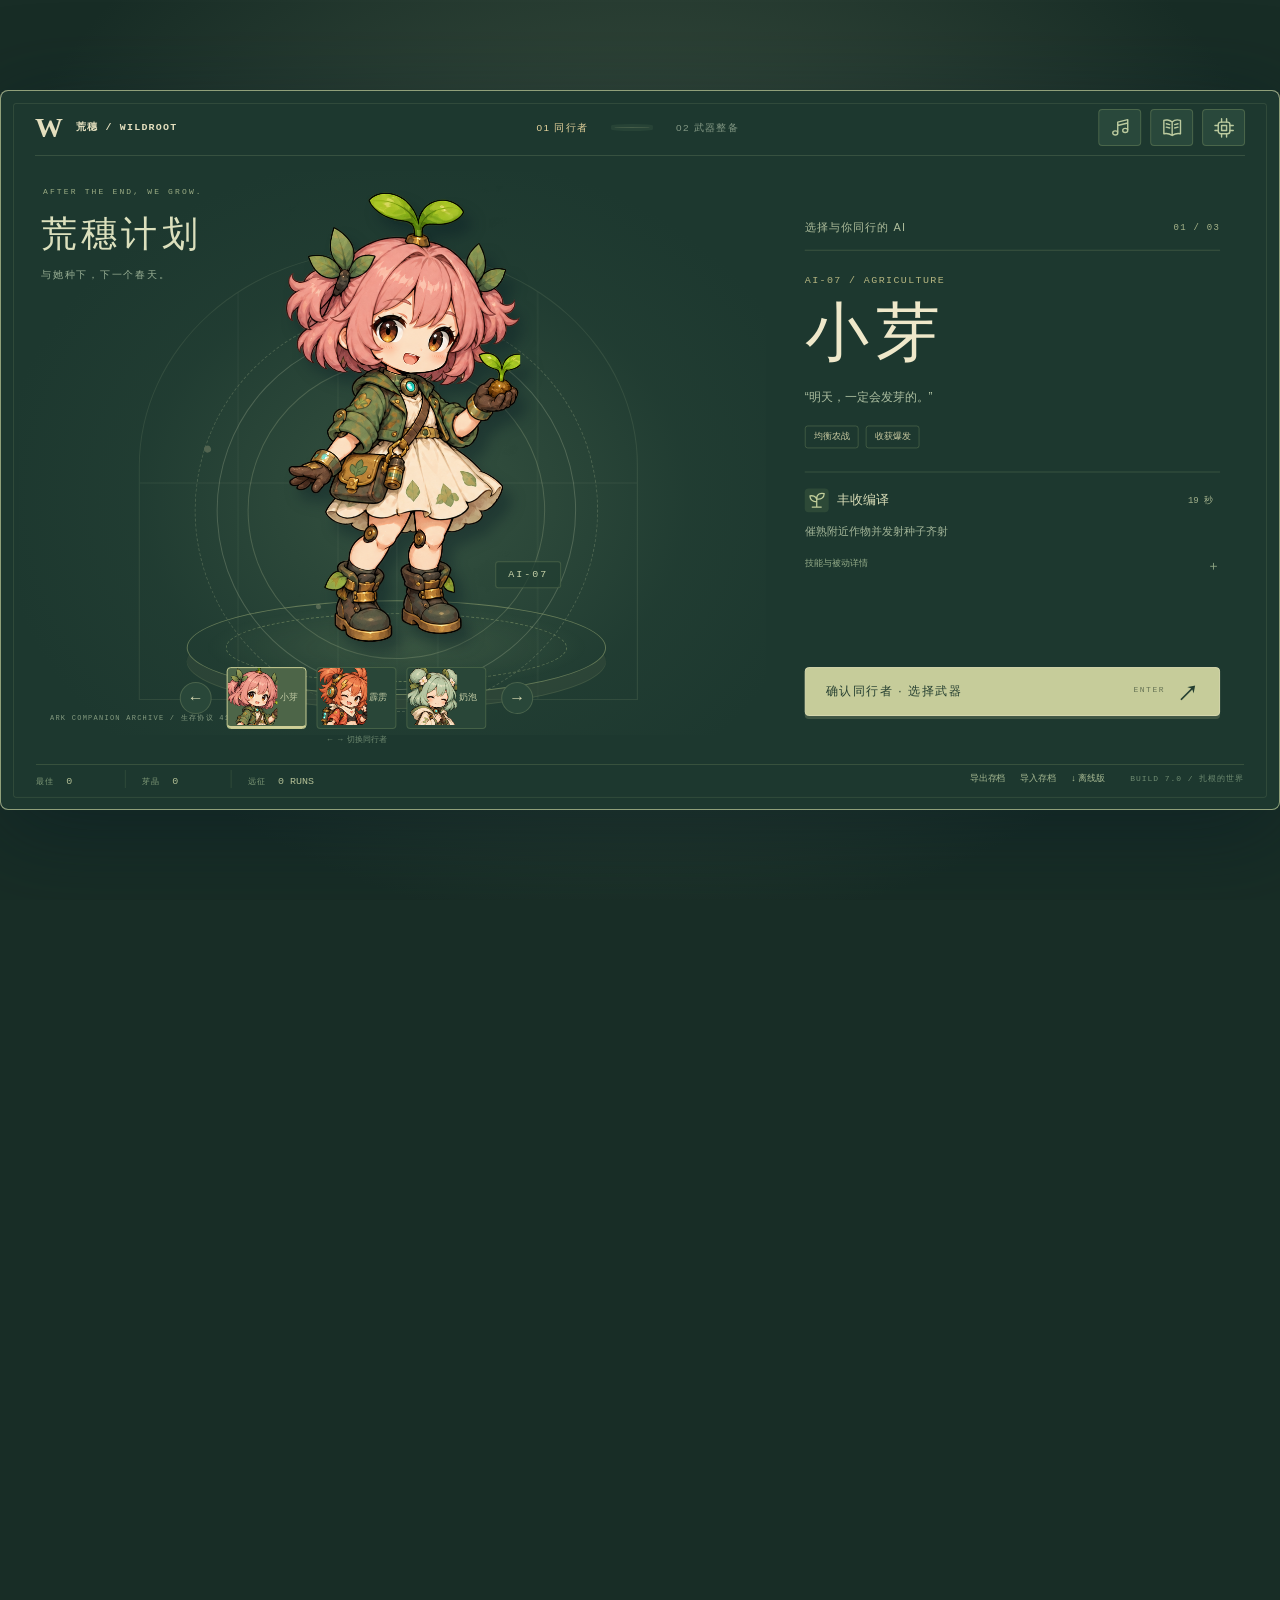
<file: index.html>
<!doctype html>
<html lang="zh-CN">
<head>
  <meta charset="utf-8">
  <meta name="viewport" content="width=device-width, initial-scale=1">
  <meta http-equiv="refresh" content="0; url=./wildroot/">
  <title>荒穗计划：AI 娘最后一块田</title>
</head>
<body>
  <p>正在进入游戏……如果没有自动跳转，请<a href="./wildroot/">点击这里</a>。</p>
</body>
</html>
</file>
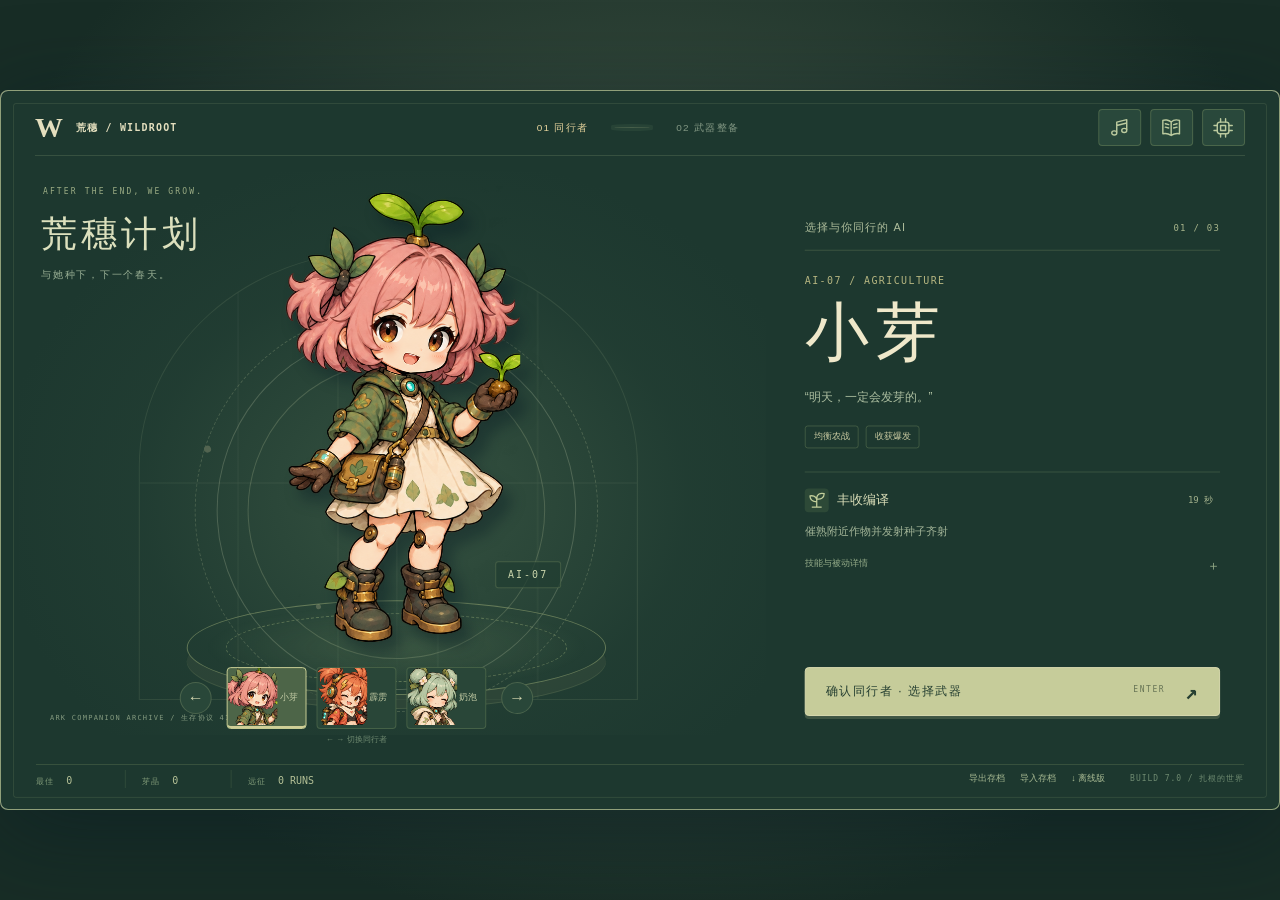
<file: wildroot/index.html>
<!doctype html>
<html lang="zh-CN">
<head>
  <meta charset="UTF-8" />
  <meta name="viewport" content="width=device-width, initial-scale=1.0" />
  <meta name="theme-color" content="#203d35" />
  <link rel="icon" href="data:," />
  <title>荒穗计划：AI 娘最后一块田</title>
  <link rel="stylesheet" href="styles.css?v=7.0" />
  <link rel="stylesheet" href="art-direction.css?v=7.0" />
  <link rel="stylesheet" href="preparation.css?v=7.0" />
</head>
<body>
  <main id="game-shell" aria-label="荒穗计划游戏区域">
    <canvas id="game" width="1280" height="720" tabindex="0" aria-label="游戏画面"></canvas>

    <section id="hud" class="hud hidden" aria-live="polite">
      <div class="hud-top">
        <div class="brand-mini">
          <span>AI-07 ONLINE</span>
          <b id="phase-label">第 1 日 · 白昼</b>
        </div>
        <div class="phase-clock">
          <div class="clock-row"><span id="phase-icon">☀</span><strong id="clock-text">00:40</strong></div>
          <div class="phase-track"><i id="phase-fill"></i></div>
          <div id="wave-pips" class="wave-pips" aria-label="15 波进度"></div>
          <small id="threat-label">威胁正在苏醒</small>
        </div>
        <div class="score-box">
          <span>本局收成</span>
          <strong id="score-text">0</strong>
        </div>
      </div>

      <div class="vitals">
        <div class="portrait"><canvas class="companion-head" width="120" height="140" aria-label="当前 AI 娘头像"></canvas><b>AI</b></div>
        <div class="vital-bars">
          <div class="bar hp-bar"><i id="hp-fill"></i><span id="hp-text">100 / 100</span></div>
          <div class="bar xp-bar"><i id="xp-fill"></i><span id="xp-text">LV.1</span></div>
        </div>
      </div>

      <div class="resources">
        <div class="resource water"><span class="resource-icon" data-ui-icon="water"></span><b id="water-text">4</b><small>灌溉</small></div>
        <div class="resource coin"><span class="resource-icon" data-ui-icon="coin"></span><b id="coin-text">0</b><small>生物质</small></div>
        <div class="dash-status"><span id="dash-label">冲刺</span><b id="dash-state">就绪</b><i id="dash-fill"></i><kbd>Space</kbd></div>
      </div>

      <div class="overclock-meter">
        <span>收成超频</span>
        <div><i id="overclock-fill"></i></div>
        <b id="overclock-text">0%</b>
      </div>

      <div class="skill-status">
        <span id="skill-icon">⌁</span>
        <div><b id="skill-name">丰收编译</b><i><em id="skill-fill"></em></i><small id="skill-copy">催熟附近作物</small></div>
        <strong id="skill-ready">就绪</strong>
        <kbd>Q</kbd>
      </div>

      <div id="stance-meter" class="stance-meter hidden">
        <span>扎根蓄力</span><div><i id="stance-fill"></i></div><b id="stance-text">0%</b>
      </div>

      <div id="combo-display" class="combo-display hidden"><b>×<span>0</span></b><small>连击演算</small></div>

      <div class="build-dock">
        <div class="build-dock-head"><span>本轮插件</span><div><button id="build-prev" aria-label="上一页">‹</button><b id="build-page">1 / 1</b><button id="build-next" aria-label="下一页">›</button></div></div>
        <div id="build-items"><em>等待安装...</em></div>
      </div>

      <div class="seed-bar" aria-label="种子选择">
        <button class="seed-card active" data-seed="0">
          <kbd>1</kbd><span class="seed-glyph ruby">◆</span><b>火爆辣椒</b><small>火焰弹 · 收获横扫一整行</small><em id="seed-0">3</em>
        </button>
        <button class="seed-card" data-seed="1">
          <kbd>2</kbd><span class="seed-glyph sun">●</span><b>向日葵</b><small>暴击光 · 周期产出阳光</small><em id="seed-1">3</em>
        </button>
        <button class="seed-card" data-seed="2">
          <kbd>3</kbd><span class="seed-glyph thorn">✦</span><b>豌豆炮</b><small>穿透弹 · 自动发射豌豆</small><em id="seed-2">3</em>
        </button>
        <button class="seed-card" data-seed="3">
          <kbd>4</kbd><span class="seed-glyph magnet">◉</span><b>磁力菇</b><small>追踪弹 · 吸资源与敌弹</small><em id="seed-3">2</em>
        </button>
        <button class="seed-card" data-seed="4">
          <kbd>5</kbd><span class="seed-glyph mint">❄</span><b>寒冰菇</b><small>寒霜弹 · 收获全屏冻结</small><em id="seed-4">2</em>
        </button>
        <button class="seed-card" data-seed="5">
          <kbd>6</kbd><span class="seed-glyph clone">♊</span><b>模仿菇</b><small>复制弹 · 模仿附近作物</small><em id="seed-5">2</em>
        </button>
        <button class="seed-card" data-seed="6">
          <kbd>7</kbd><span class="seed-glyph nut">⬢</span><b>铁壳坚果</b><small>护甲场 · 分摊田地伤害</small><em id="seed-6">0</em>
        </button>
        <button class="seed-card" data-seed="7">
          <kbd>8</kbd><span class="seed-glyph corn">♨</span><b>玉米投手</b><small>爆米花 · 自动范围轰炸</small><em id="seed-7">0</em>
        </button>
      </div>

      <div id="active-tool" class="active-tool hidden"><span>主动道具</span><b id="active-tool-name">折叠铲</b><em id="active-tool-count">5 / 5</em><small>滚轮切换 · E 使用</small></div>

      <div id="context-hint" class="context-hint hidden"><kbd>E</kbd><span>播种火爆辣椒</span></div>
      <div id="ai-speech" class="ai-speech hidden"><b>小芽</b><span>今日也要科学种田！</span></div>
      <div id="random-event" class="random-event hidden"><small>异常天气</small><b>数据雨降临</b><span>附近资源正在被磁化</span></div>
      <div id="mission-card" class="mission-card"><small>末日生存日志</small><b>寻找分散农区</b><span>成熟作物与收获动能决定人物战斗力</span></div>
      <div id="terrain-card" class="terrain-card"><small>今日地形规则</small><b id="terrain-name">可争夺灌溉站</b><span id="terrain-copy">占领后为全图田块补水</span></div>
      <div id="rest-shop" class="rest-shop hidden">
        <div class="rest-header"><span><small>商店 NPC · 休整不限时</small><b>完成整备后主动进入下一波</b></span><button id="shop-toggle" aria-expanded="true">上拉收起 ▲</button></div>
        <div id="rest-shop-items"></div>
        <div class="merchant-shop">
          <div class="merchant-head"><span><i>商</i><b>废土货郎 · 阿栓</b><small>商品属性完全随机，不保证适配当前构筑</small></span><button id="merchant-refresh">刷新 ◆2</button></div>
          <div id="merchant-items"></div>
        </div>
        <button id="rest-continue" class="rest-continue">准备完成 · 进入下一波 <kbd>F</kbd></button>
      </div>
      <div class="controls-hint"><span><kbd>WASD</kbd> 移动</span><span><kbd>鼠标</kbd> 瞄准射击</span><span><kbd>滚轮</kbd> 切种子/道具</span><span><kbd>E</kbd> 耕作/使用</span><span><kbd>Q</kbd> AI 技能</span><span><kbd>Space</kbd> 冲刺</span><span><kbd>P</kbd> 暂停</span></div>
      <button id="sound-btn" class="icon-button" aria-label="音乐与声音设置" title="音乐与声音设置">♪</button>
    </section>

    <section id="start-screen" class="screen start-screen">
      <header class="menu-masthead">
        <span class="ark-mark">W<span>荒穗 / WILDROOT</span></span>
        <nav class="preparation-steps" aria-label="出发准备"><span class="active" data-prep-step="character">01 同行者</span><i></i><span data-prep-step="weapon">02 武器整备</span></nav>
        <div class="menu-utilities">
          <button id="audio-btn" class="utility-button" title="音乐与声音设置" aria-label="打开音乐与声音设置"><span data-ui-icon="music"></span><small>声音</small></button>
          <button id="codex-btn" class="utility-button" title="末日图鉴 · 配方与发现" aria-label="打开末日图鉴"><span data-ui-icon="book"></span><small>图鉴</small></button>
          <button id="lab-btn" class="utility-button" title="方舟实验室 · 永久成长" aria-label="打开方舟实验室"><span data-ui-icon="chip"></span><small>实验室</small></button>
        </div>
      </header>
      <div class="menu-hero">
        <div class="eyebrow">AFTER THE END, WE GROW.</div>
        <h1>荒穗计划<span>与她种下，下一个春天。</span></h1>
        <div class="greenhouse-drawing" aria-hidden="true"></div>
        <div class="hero-orbit" aria-hidden="true"><i></i><i></i><i></i></div>
        <div class="portrait-stage"><div class="stage-ring"></div><div class="stage-crosshair"></div></div>
        <div class="ai-mascot" data-character="sprout"><canvas class="companion-outgoing" width="512" height="1024" aria-hidden="true"></canvas><canvas class="companion-art" width="512" height="1024" aria-label="小芽全身立绘"></canvas><em>AI-07</em></div>
        <div class="portrait-scan" aria-hidden="true"></div>
        <span class="hero-caption">ARK COMPANION ARCHIVE / 生存协议 417</span>
        <div class="weapon-stage"><canvas id="weapon-showcase" width="1080" height="500" aria-label="武器动态展示"></canvas><span id="weapon-stage-tag">FIELD EQUIPMENT / 01</span></div>
      </div>
      <div class="menu-setup">
        <section id="companion-step" aria-label="选择同行者">
          <div class="setup-heading"><span>选择与你同行的 AI</span><small id="character-index">01 / 03</small></div>
          <span id="character-code" class="dossier-code">AI-07 / AGRICULTURE</span>
          <h2 id="character-name">小芽</h2>
          <p id="character-quote" class="character-quote">“明天，一定会发芽的。”</p>
          <div id="character-tags" class="dossier-tags"><span>均衡农战</span><span>收获爆发</span></div>
          <div id="character-detail" class="character-detail" aria-live="polite">
            <div><span id="character-detail-icon">⌁</span><b id="character-detail-skill">丰收编译</b><em id="character-detail-cd">19 秒</em></div>
            <p id="character-detail-copy">催熟附近作物，发动种子齐射。</p>
            <details id="character-more"><summary>技能与被动详情 <span>＋</span></summary><div class="skill-expanded"><p id="character-full-skill"></p><small id="character-detail-passive"></small></div></details>
          </div>
        </section>
        <section id="weapon-step" class="hidden" aria-label="选择武器">
          <button id="preparation-back" class="preparation-back">← 返回同行者</button>
          <div class="setup-heading"><span>为她选择一把武器</span><small>02 / EQUIPMENT</small></div>
          <span id="weapon-tag" class="dossier-code">校准连射</span><h2 id="weapon-name">脉冲步枪</h2>
          <p id="weapon-description" class="weapon-description">每第 6 次射击发射过载弹。</p>
          <div id="weapon-traits" class="dossier-tags"></div>
          <div class="expedition-note"><span data-ui-icon="plant"></span><p>成熟作物与收获，<br />是每种武器的第二颗心脏。</p></div>
          <div class="departure-summary"><span>本次同行</span><b id="selected-companion-name">小芽 / AI-07</b><small>三种种子开局 · 五日十五波</small></div>
        </section>
        <button id="start-btn" class="primary-button"><span>确认同行者</span><small>ENTER</small></button>
      </div>
      <div class="character-carousel">
        <button id="character-prev" class="carousel-arrow" aria-label="上一位 AI 娘">←</button>
        <div class="character-select" aria-label="切换 AI 娘">
          <button class="character-card active" data-character="sprout" aria-label="选择小芽" aria-pressed="true"><canvas class="mini-ai sprout" width="120" height="140" aria-hidden="true"></canvas><span>小芽</span></button>
          <button class="character-card" data-character="beat" aria-label="选择霹雳" aria-pressed="false"><canvas class="mini-ai beat" width="120" height="140" aria-hidden="true"></canvas><span>霹雳</span></button>
          <button class="character-card" data-character="mochi" aria-label="选择奶泡" aria-pressed="false"><canvas class="mini-ai mochi" width="120" height="140" aria-hidden="true"></canvas><span>奶泡</span></button>
        </div>
        <button id="character-next" class="carousel-arrow" aria-label="下一位 AI 娘">→</button>
        <small>← → 切换同行者</small>
      </div>
      <div class="expedition-loadout hidden">
        <div class="loadout-panel weapon-loadout"><div>
          <button class="weapon-card active" data-weapon="rifle" aria-pressed="true"><b>脉冲步枪</b><small>过载连射</small></button>
          <button class="weapon-card" data-weapon="shotgun" aria-pressed="false"><b>孢子霰弹枪</b><small>近距离爆发</small></button>
          <button class="weapon-card" data-weapon="rail" aria-pressed="false"><b>根系轨道枪</b><small>贯穿蓄能</small></button>
          <button class="weapon-card" data-weapon="wand" aria-pressed="false"><b>共生法杖</b><small>追踪分芽</small></button>
          <button class="weapon-card" data-weapon="scythe" aria-pressed="false"><b>月芽收割镰</b><small>近战收割</small></button>
        </div></div><small class="weapon-switch-hint">← → 切换武器</small>
      </div>
      <footer class="menu-footer"><div class="meta-card"><div><span>最佳</span><b id="best-score">0</b></div><div><span>芽晶</span><b id="meta-crystals">0</b></div><div><span>远征</span><b id="meta-bonus">0 RUNS</b></div></div><div class="archive-actions"><button id="save-export" title="备份芽晶、实验室、图鉴与成就">导出存档</button><button id="save-import" title="从自己的备份文件恢复局外进度">导入存档</button><a href="https://cj-dzz.github.io/D02/wildroot/Wildroot-Offline.zip" download="Wildroot-Offline.zip">↓ 离线版</a></div><p class="version">BUILD 7.0 / 扎根的世界</p></footer>
      <input id="save-file" type="file" accept="application/json,.json" hidden /><p id="archive-status" class="archive-status" aria-live="polite"></p>
      <div class="lab-overlay hidden" id="lab-overlay"><div class="lab-dialog"><div class="lab-heading"><span>ARK RESEARCH / 永久成长</span><button id="lab-close" aria-label="关闭实验室">返回远征准备 ×</button></div>      <div class="meta-lab">
        <div class="meta-lab-title"><b>末日避难所 · 永久改造</b><span>跨轮次保留 · 六条路线最高 LV.8</span></div>
        <div class="meta-modules">
          <button data-meta="compute"><i>⚡</i><span><b>共生算力</b><small>成熟作物转化更多战斗力</small></span><em>LV.0</em><strong>◆ 3</strong></button>
          <button data-meta="soil"><i>♣</i><span><b>育种算法</b><small>生长 +9%，定期增加初始种子</small></span><em>LV.0</em><strong>◆ 3</strong></button>
          <button data-meta="backup"><i>♡</i><span><b>备份协议</b><small>生命 +7，水和护盾提升</small></span><em>LV.0</em><strong>◆ 3</strong></button>
          <button data-meta="radar"><i>◉</i><span><b>废土雷达</b><small>吸附范围与稀有掉落提升</small></span><em>LV.0</em><strong>◆ 3</strong></button>
          <button data-meta="memory"><i>▣</i><span><b>记忆档案</b><small>经验与结算芽晶提升</small></span><em>LV.0</em><strong>◆ 3</strong></button>
          <button data-meta="bond"><i>∞</i><span><b>陪伴协议</b><small>AI 技能更强，冷却更短</small></span><em>LV.0</em><strong>◆ 3</strong></button>
        </div>
      </div>
</div></div>
      <div class="start-tips">
        <span><i class="tip-day"></i>白昼：培育作物，换取战斗增益</span>
        <span><i class="tip-night"></i>夜晚：啃根虫、野猪与掠种贼会攻击田地</span>
        <span><i class="tip-crop"></i>成熟：每种作物都能强化战斗</span>
      </div>

    </section>

    <section id="story-screen" class="screen story-screen hidden">
      <div class="story-sky"><i></i><i></i><i></i></div>
      <div class="story-panel">
        <span id="story-chapter">序章 · 熄灯之后</span>
        <h2 id="story-title">世界结束时，我们选了种田</h2>
        <div class="story-speaker"><i id="story-avatar">⌁</i><b id="story-speaker">旁白</b></div>
        <p id="story-text">末日第 417 天，城市电网彻底熄灭。避难所只剩最后一袋种子，和一名仍在运行的农务 AI。</p>
        <button id="story-next" class="primary-button"><span>继续</span><small>ENTER</small></button>
        <button id="story-skip" class="secondary-button">跳过剧情，直接出发</button>
      </div>
    </section>

    <section id="choice-screen" class="screen choice-screen hidden">
      <div class="eyebrow" id="choice-eyebrow">成长突变</div>
      <h2 id="choice-title">选择一项培育方向</h2>
      <p id="choice-subtitle">选择后立即生效，本轮无法撤销</p>
      <div id="choice-cards" class="choice-cards"></div>
    </section>

    <section id="codex-screen" class="screen codex-screen hidden">
      <div class="codex-panel">
        <div class="codex-head"><div><span>ARK DATABASE</span><h2>末日图鉴</h2><p id="codex-progress">已发现 0 / 0</p></div><button id="codex-close">返回主页</button></div>
        <div id="codex-tabs" class="codex-tabs"></div>
        <div id="codex-grid" class="codex-grid"></div>
        <small class="codex-note">首次发现作物、杂交、组合植株、融合、武器、精英词缀与 Boss 变体会获得芽晶。</small>
      </div>
    </section>

    <section id="pause-screen" class="screen pause-screen hidden">
      <div class="pause-mark">Ⅱ</div>
      <h2>播种暂停</h2>
      <p>田里的时间也停下了。</p>
      <button id="resume-btn" class="primary-button"><span>继续</span><small>P</small></button>
      <button id="restart-pause-btn" class="secondary-button">重新开始本轮</button>
      <button id="home-pause-btn" class="secondary-button">返回主页面与实验室</button>
    </section>

    <section id="end-screen" class="screen end-screen hidden">
      <div id="end-badge" class="end-badge">本轮终止</div>
      <h2 id="end-title">田野沉寂了</h2>
      <p id="end-copy">种子会记住这一次失败。</p>
      <div class="run-stats">
        <div><span>总收成</span><b id="end-score">0</b></div>
        <div><span>击败害兽</span><b id="end-kills">0</b></div>
        <div><span>收获作物</span><b id="end-crops">0</b></div>
        <div><span>获得芽晶</span><b id="end-crystals">+0</b></div>
      </div>
      <div id="build-summary" class="build-summary"></div>
      <button id="restart-btn" class="primary-button"><span>带着经验重来</span><small>R</small></button>
      <button id="home-end-btn" class="secondary-button">返回主页面 · 使用芽晶</button>
    </section>

    <section id="boss-intro" class="boss-intro hidden">
      <div class="boss-scan"><i id="boss-icon">◆</i></div>
      <span>高危生命体接近</span>
      <h2 id="boss-name">乱码鸦王</h2>
      <p id="boss-warning">锁定俯冲路径，观察地面预警</p>
    </section>

    <section id="fusion-banner" class="fusion-banner hidden">
      <div class="fusion-burst">✦</div>
      <span>插件融合完成</span>
      <h2 id="fusion-title">超辣链式反应</h2>
      <p id="fusion-copy">辣椒燃烧芯 × 弹射藤蔓</p>
    </section>
    <section id="audio-overlay" class="audio-overlay hidden" role="dialog" aria-modal="true" aria-labelledby="audio-title">
      <div class="audio-dialog">
        <header><span>ARK RADIO / 方舟电台</span><button id="audio-close" aria-label="关闭声音设置">×</button></header>
        <h2 id="audio-title">让春天，有声音。</h2><p class="audio-track">正在演奏《熄灯后的春天》<small>键盘 · 拨弦 · 轻电子</small></p>
        <label><span>背景音乐</span><input id="music-volume" type="range" min="0" max="100" value="65" /><output id="music-volume-label">65%</output></label>
        <label><span>战斗音效</span><input id="sfx-volume" type="range" min="0" max="100" value="55" /><output id="sfx-volume-label">55%</output></label>
        <label><span>角色语音</span><input id="voice-volume" type="range" min="0" max="100" value="85" /><output id="voice-volume-label">85%</output></label>
        <footer><span>技能台词始终保留字幕</span><button id="audio-mute" aria-pressed="false">全部静音</button></footer>
      </div>
    </section>
  </main>
  <script src="game-config.js?v=7.0"></script>
  <script src="weapon-models.js?v=7.0"></script>
  <script src="world-depth.js?v=7.0"></script>
  <script src="world-physics.js?v=7.0"></script>
  <script src="character-voices.js?v=7.0"></script>
  <script src="audio-engine.js?v=7.0"></script>
  <script src="game.js?v=7.0"></script>
</body>
</html>
</file>
<file: wildroot/styles.css>
:root {
  color-scheme: dark;
  --ink: #f6f0df;
  --muted: #b7ad9e;
  --red: #ef5a4f;
  --orange: #f7a947;
  --gold: #f8d66d;
  --green: #83c56b;
  --cyan: #78d8c9;
  --night: #17151e;
  --panel: rgba(25, 22, 30, 0.93);
}

* { box-sizing: border-box; }

html, body {
  width: 100%;
  height: 100%;
  margin: 0;
  overflow: hidden;
  background: #100f15;
  color: var(--ink);
  font-family: "Microsoft YaHei", "PingFang SC", system-ui, sans-serif;
}

body {
  display: grid;
  place-items: center;
  background:
    radial-gradient(circle at 50% 40%, rgba(88, 69, 72, .22), transparent 52%),
    linear-gradient(145deg, #0e0d12 0%, #1b1720 100%);
}

button { font: inherit; }

#game-shell {
  position: relative;
  width: min(100vw, calc(100vh * 16 / 9));
  height: min(100vh, calc(100vw * 9 / 16));
  min-width: 720px;
  min-height: 405px;
  overflow: hidden;
  background: #2d3829;
  box-shadow: 0 30px 90px #000a, inset 0 0 0 1px #ffffff12;
}

canvas {
  display: block;
  width: 100%;
  height: 100%;
  cursor: none;
  image-rendering: pixelated;
}

.hidden { display: none !important; }

.hud {
  position: absolute;
  inset: 0;
  pointer-events: none;
  text-shadow: 0 2px 4px #000b;
}

.hud-top {
  position: absolute;
  top: 22px;
  left: 24px;
  right: 24px;
  display: grid;
  grid-template-columns: 220px 1fr 220px;
  align-items: start;
}

.brand-mini span, .score-box span, .resource small {
  display: block;
  color: var(--muted);
  font-size: 11px;
  letter-spacing: .18em;
  text-transform: uppercase;
}

.brand-mini b {
  display: block;
  margin-top: 5px;
  font-size: 20px;
  letter-spacing: .06em;
}

.phase-clock { width: 340px; justify-self: center; text-align: center; }
.clock-row { display: flex; justify-content: center; align-items: baseline; gap: 8px; }
.clock-row span { color: var(--gold); font-size: 17px; }
.clock-row strong { font: 700 26px/1 ui-monospace, "Cascadia Mono", monospace; letter-spacing: .05em; }
.phase-track { height: 5px; margin: 9px 0 7px; overflow: hidden; background: #060608aa; border-radius: 99px; box-shadow: 0 0 0 1px #ffffff15; }
.phase-track i { display: block; width: 100%; height: 100%; background: linear-gradient(90deg, var(--orange), var(--gold)); box-shadow: 0 0 12px var(--gold); transition: width .2s linear; }
.wave-pips { width: 274px; display: grid; grid-template-columns: repeat(15,1fr); gap: 3px; margin: 0 auto 5px; }
.wave-pips i { position: relative; height: 5px; background: #0b0a0dcc; border: 1px solid #ffffff2d; border-radius: 3px; transition: transform .18s, background .18s, box-shadow .18s; }
.wave-pips i.done { background: #77cfa0; border-color: #d9ffe7; }
.wave-pips i.reward { background: #a87932; border-color: #ffe391; }
.wave-pips i.reward::after { content: ""; position: absolute; left: 50%; top: 50%; width: 4px; height: 4px; background: #fff2a4; transform: translate(-50%,-50%) rotate(45deg); }
.wave-pips i.boss { background: #963f69; border-color: #ff9abb; }
.wave-pips i.current { z-index: 1; transform: scale(1.28); background: #fff4bd; border-color: #fff; box-shadow: 0 0 9px #ffe26f; animation: wave-current .72s ease-in-out infinite alternate; }
.wave-pips i.current.reward { background: #ffe26f; }
.wave-pips i.current.boss { background: #ff709d; box-shadow: 0 0 11px #ff6a9b; }
@keyframes wave-current { to { transform: scale(1.45); filter: brightness(1.25); } }
.hud.reward-wave .phase-clock { padding: 7px 13px 6px; background: #7a542d66; border: 2px solid #ffe59a88; border-radius: 14px; box-shadow: 0 0 20px #ffd96b38; }
.hud.reward-wave .clock-row span,.hud.reward-wave .clock-row strong { color: #fff0a0; }
.phase-clock small { color: #d5cbbd; font-size: 11px; letter-spacing: .12em; }

.score-box { text-align: right; }
.score-box strong { display: block; margin-top: 1px; color: var(--gold); font: 800 28px/1.2 ui-monospace, monospace; }

.vitals {
  position: absolute;
  left: 24px;
  bottom: 28px;
  display: flex;
  align-items: center;
  gap: 10px;
}

.portrait {
  width: 48px;
  height: 48px;
  display: grid;
  place-items: center;
  color: #1d2118;
  font-weight: 1000;
  font-size: 22px;
  background: linear-gradient(145deg, #f6d77b, #8fc26d);
  border: 3px solid #f7ebcf;
  transform: rotate(-3deg);
  box-shadow: 0 5px 15px #0008;
}

.vital-bars { width: 220px; display: grid; gap: 6px; }
.bar { position: relative; height: 18px; overflow: hidden; background: #0c0b0eab; border: 2px solid #e7dfce; box-shadow: 0 4px 8px #0006; }
.bar i { display: block; width: 100%; height: 100%; transition: width .2s ease; }
.bar span { position: absolute; inset: 0; display: grid; place-items: center; font: 800 10px/1 ui-monospace, monospace; letter-spacing: .07em; }
.hp-bar i { background: linear-gradient(90deg, #c73d45, #f36f54); }
.xp-bar { height: 12px; border-width: 1px; border-color: #b9ae9a; }
.xp-bar i { background: linear-gradient(90deg, #528c72, #7cdbc0); }
.xp-bar span { font-size: 8px; }

.resources {
  position: absolute;
  right: 24px;
  bottom: 28px;
  display: flex;
  align-items: flex-end;
  gap: 8px;
}

.resource {
  position: relative;
  width: 72px;
  min-height: 53px;
  padding: 6px 8px 5px 30px;
  background: #17141cdd;
  border: 1px solid #ffffff20;
  box-shadow: 0 5px 12px #0006;
}
.resource-icon { position: absolute; left: 8px; top: 12px; font-size: 16px; }
.resource b { display: block; font: 800 19px/1.1 ui-monospace, monospace; }
.resource small { font-size: 8px; letter-spacing: .06em; }
.water b { color: #82d8e7; }
.coin b { color: var(--gold); }

.dash-status {
  position: relative;
  width: 110px;
  height: 53px;
  padding: 7px 8px;
  background: #17141cdd;
  border: 1px solid #ffffff20;
}
.dash-status span { display: block; font-size: 10px; color: var(--muted); }
.dash-status b { display: block; margin-top: 3px; color: #6f647a; font: 900 8px/1 ui-monospace, monospace; }
.dash-status i { position: absolute; left: 8px; right: 8px; bottom: 9px; height: 5px; background: var(--cyan); box-shadow: 0 0 8px #78d8c9aa; transform-origin: left; }
.dash-status kbd { position: absolute; top: 6px; right: 7px; }

kbd {
  padding: 2px 5px;
  color: #e7decc;
  background: #18151d;
  border: 1px solid #6f675d;
  border-radius: 3px;
  box-shadow: 0 1px 0 #000;
  font: 700 9px/1.1 ui-monospace, monospace;
}

.seed-bar {
  position: absolute;
  top: 94px;
  left: 22px;
  display: grid;
  gap: 7px;
  pointer-events: auto;
}

.seed-card {
  position: relative;
  width: 166px;
  height: 48px;
  padding: 7px 28px 6px 42px;
  color: #c7bfb1;
  text-align: left;
  background: #17141cc9;
  border: 1px solid #ffffff18;
  border-left: 3px solid transparent;
  cursor: pointer;
  transition: transform .12s, border-color .12s, background .12s;
}
.seed-card:hover { transform: translateX(3px); background: #211d27eb; }
.seed-card.active { color: #fff8e7; background: #2b2531ed; border-left-color: var(--gold); box-shadow: 0 4px 16px #0005; }
.seed-card kbd { position: absolute; top: 5px; left: 5px; }
.seed-card .seed-glyph { position: absolute; left: 17px; top: 17px; font-size: 16px; }
.seed-glyph.ruby { color: #ff715d; }
.seed-glyph.sun { color: #f8dc6c; }
.seed-glyph.thorn { color: #8fd585; }
.seed-card b { display: block; font-size: 12px; }
.seed-card small { display: block; font-size: 8px; color: #a39b90; white-space: nowrap; }
.seed-card em { position: absolute; right: 8px; top: 13px; color: #f8e0a0; font: normal 800 16px/1 ui-monospace, monospace; }

.context-hint {
  position: absolute;
  left: 50%;
  bottom: 115px;
  transform: translateX(-50%);
  display: flex;
  gap: 8px;
  align-items: center;
  padding: 8px 12px;
  color: #fff6e5;
  background: #17141ce8;
  border: 1px solid #f3d28e66;
  box-shadow: 0 4px 15px #0008;
  font-size: 12px;
}

.controls-hint {
  position: absolute;
  left: 50%;
  bottom: 22px;
  transform: translateX(-50%);
  display: flex;
  gap: 13px;
  color: #cec4b4aa;
  font-size: 9px;
}
.controls-hint span { white-space: nowrap; }

.icon-button {
  position: absolute;
  right: 25px;
  top: 88px;
  width: 28px;
  height: 28px;
  color: #d7cfc0;
  background: #17141ccc;
  border: 1px solid #ffffff25;
  cursor: pointer;
  pointer-events: auto;
}
.icon-button.muted { color: #6e6871; text-decoration: line-through; }

.screen {
  position: absolute;
  inset: 0;
  display: flex;
  flex-direction: column;
  align-items: center;
  justify-content: center;
  text-align: center;
  background:
    radial-gradient(circle at 50% 44%, rgba(64, 59, 49, .18), transparent 36%),
    linear-gradient(100deg, rgba(14, 13, 18, .97), rgba(26, 22, 28, .91));
}

.screen::before {
  content: "";
  position: absolute;
  inset: 13px;
  pointer-events: none;
  border: 1px solid #f2dfb01c;
}

.start-screen::after {
  content: "";
  position: absolute;
  inset: 0;
  opacity: .17;
  pointer-events: none;
  background-image: radial-gradient(#f5d88d 0.7px, transparent .7px);
  background-size: 19px 19px;
  mask-image: linear-gradient(to bottom, transparent, #000, transparent);
}

.eyebrow {
  z-index: 1;
  margin-bottom: 10px;
  color: var(--orange);
  font: 800 10px/1 ui-monospace, monospace;
  letter-spacing: .32em;
}

h1, h2, p { z-index: 1; margin: 0; }
h1 { color: #fff5da; font-size: clamp(48px, 6.4vw, 82px); line-height: .95; letter-spacing: .16em; text-indent: .16em; text-shadow: 0 6px 0 #6f352d, 0 12px 30px #000; }
.subtitle { margin-top: 11px; color: var(--gold); font-size: 17px; letter-spacing: .55em; text-indent: .55em; }
.pitch { margin-top: 24px; color: #c8beae; font-size: 13px; line-height: 1.8; letter-spacing: .07em; }

.primary-button, .secondary-button {
  z-index: 2;
  min-width: 250px;
  border: 0;
  cursor: pointer;
  transition: transform .13s, filter .13s;
}
.primary-button {
  position: relative;
  margin-top: 23px;
  padding: 14px 54px 14px 24px;
  color: #24170e;
  background: linear-gradient(90deg, #ed7851, #f5c75a);
  box-shadow: 0 6px 0 #7c3d2e, 0 10px 25px #0008;
  font-weight: 900;
  letter-spacing: .12em;
}
.primary-button:hover { transform: translateY(-2px); filter: brightness(1.08); }
.primary-button:active { transform: translateY(4px); box-shadow: 0 2px 0 #7c3d2e; }
.primary-button small { position: absolute; right: 12px; top: 15px; padding-left: 10px; border-left: 1px solid #52311f55; font: 800 9px/1.5 ui-monospace, monospace; }
.secondary-button { margin-top: 16px; padding: 10px 20px; color: #bfb5a6; background: transparent; border: 1px solid #70685d; font-size: 11px; }
.secondary-button:hover { color: #fff; border-color: #b5a993; }

.meta-card {
  z-index: 1;
  display: flex;
  margin-top: 28px;
  border: 1px solid #ffffff17;
  background: #08070a46;
}
.meta-card div { min-width: 130px; padding: 9px 16px; border-right: 1px solid #ffffff13; }
.meta-card div:last-child { border-right: 0; }
.meta-card span { display: block; margin-bottom: 3px; color: #857e76; font-size: 8px; letter-spacing: .15em; }
.meta-card b { color: #d8d0c0; font: 700 12px/1 ui-monospace, monospace; }

.start-tips { z-index: 1; display: flex; gap: 23px; margin-top: 19px; color: #968f85; font-size: 9px; }
.start-tips span { display: flex; align-items: center; gap: 6px; }
.start-tips i { width: 7px; height: 7px; border-radius: 50%; }
.tip-day { background: var(--gold); box-shadow: 0 0 8px var(--gold); }
.tip-night { background: #7a79bd; box-shadow: 0 0 8px #7a79bd; }
.tip-crop { background: var(--green); box-shadow: 0 0 8px var(--green); }
.version { position: absolute; bottom: 23px; color: #615c58; font: 8px/1 ui-monospace, monospace; letter-spacing: .12em; }

.choice-screen { background: rgba(14, 12, 18, .9); backdrop-filter: blur(4px); }
.choice-screen h2, .pause-screen h2, .end-screen h2 { font-size: 34px; letter-spacing: .1em; text-shadow: 0 4px 16px #000; }
.choice-screen > p, .pause-screen > p, .end-screen > p { margin-top: 9px; color: #aaa196; font-size: 11px; letter-spacing: .08em; }
.choice-cards { z-index: 2; display: flex; gap: 14px; margin-top: 28px; }
.choice-card {
  position: relative;
  width: 240px;
  min-height: 255px;
  padding: 28px 21px 20px;
  color: #d8d0c2;
  text-align: left;
  background: linear-gradient(160deg, #2a2530, #18151c);
  border: 1px solid #ffffff20;
  box-shadow: 0 12px 28px #0008;
  cursor: pointer;
  transition: transform .15s, border-color .15s;
}
.choice-card:hover { transform: translateY(-8px); border-color: #f1c56f; }
.choice-card::after { content: "选择"; position: absolute; right: 14px; bottom: 12px; color: #756d65; font: 8px/1 ui-monospace, monospace; letter-spacing: .15em; }
.choice-card .card-index { position: absolute; top: 9px; left: 12px; color: #6d665f; font: 800 9px/1 ui-monospace, monospace; }
.choice-card .card-icon { width: 58px; height: 58px; display: grid; place-items: center; margin-bottom: 19px; color: #241d18; background: var(--card-color, var(--gold)); border-radius: 50%; box-shadow: 0 0 26px color-mix(in srgb, var(--card-color, var(--gold)) 40%, transparent); font-size: 29px; }
.choice-card .card-type { color: var(--card-color, var(--gold)); font-size: 8px; letter-spacing: .2em; }
.choice-card h3 { margin: 6px 0 10px; color: #fff4dc; font-size: 18px; }
.choice-card p { color: #a9a094; font-size: 11px; line-height: 1.65; }
.choice-card strong { display: block; margin-top: 13px; color: #e7c780; font-size: 10px; }

.pause-screen { background: rgba(14, 12, 18, .82); backdrop-filter: blur(5px); }
.pause-mark { z-index: 1; width: 65px; height: 65px; display: grid; place-items: center; margin-bottom: 17px; color: var(--gold); border: 2px solid var(--gold); border-radius: 50%; font: 900 24px/1 sans-serif; }

.end-screen { background: radial-gradient(circle at 50% 40%, #3a2326 0%, #17131b 43%, #0f0d12 100%); }
.end-screen.victory { background: radial-gradient(circle at 50% 40%, #4b4824 0%, #1b241c 43%, #0f1110 100%); }
.end-badge { z-index: 1; margin-bottom: 13px; padding: 4px 10px; color: #f0aa78; border: 1px solid #f0aa7860; font-size: 9px; letter-spacing: .24em; }
.victory .end-badge { color: var(--gold); border-color: #f3d36c77; }
.run-stats { z-index: 1; display: grid; grid-template-columns: repeat(4, 130px); margin-top: 26px; background: #0a090c66; border: 1px solid #ffffff15; }
.run-stats div { padding: 13px 10px; border-right: 1px solid #ffffff13; }
.run-stats div:last-child { border: 0; }
.run-stats span { display: block; margin-bottom: 6px; color: #89827b; font-size: 8px; letter-spacing: .12em; }
.run-stats b { color: #f5dfae; font: 800 20px/1 ui-monospace, monospace; }
.build-summary { z-index: 1; max-width: 620px; min-height: 29px; margin-top: 14px; color: #a0988f; font-size: 9px; line-height: 1.8; }
.build-summary span { display: inline-block; margin: 3px; padding: 3px 7px; color: #b8afa3; background: #ffffff0b; border: 1px solid #ffffff12; }

@media (max-height: 620px) {
  .start-tips, .version { display: none; }
  .pitch { margin-top: 15px; }
  .meta-card { margin-top: 19px; }
  .choice-card { min-height: 230px; }
}

@media (prefers-reduced-motion: reduce) {
  *, *::before, *::after { transition-duration: .001ms !important; animation-duration: .001ms !important; }
}

/* ── BUILD 2.0 · 小芽 AI 萌系界面 ───────────────────────────── */
:root {
  --ink: #433b57;
  --muted: #7d748d;
  --red: #ff718f;
  --orange: #ff9b68;
  --gold: #ffd45f;
  --green: #79d99a;
  --cyan: #63d7dc;
  --lavender: #9e8cff;
  --cream: #fff8e8;
  --panel: rgba(255, 252, 243, .94);
}

body {
  background:
    radial-gradient(circle at 18% 18%, #ffd9e8 0 8%, transparent 9%),
    radial-gradient(circle at 85% 75%, #c8f5dc 0 10%, transparent 11%),
    linear-gradient(145deg, #dcd4ff, #fff0ce 52%, #c7f0e0);
}

#game-shell {
  border: 6px solid #fff9ed;
  border-radius: 24px;
  background: #a9dfb4;
  box-shadow: 0 22px 0 #75658f, 0 34px 90px #4a3c6060, inset 0 0 0 2px #ffffff;
}

.hud { text-shadow: 0 2px 0 #fff9ed, 1px 0 0 #fff9ed, -1px 0 0 #fff9ed; }
.brand-mini span, .score-box span, .resource small { color: #756c86; }
.brand-mini b { color: #4a405f; }
.phase-clock small { color: #645b76; font-weight: 800; }
.phase-track { height: 8px; background: #4a405f33; border: 2px solid #fff9ed; }
.score-box strong { color: #e46a7e; }

.portrait {
  position: relative;
  width: 54px;
  height: 54px;
  color: #5a4b77;
  background: linear-gradient(145deg, #ffe487, #ff9fc4);
  border: 4px solid #fff9ed;
  border-radius: 19px 19px 24px 24px;
  transform: rotate(-3deg);
  box-shadow: 0 6px 0 #79668e55;
}
.portrait span { position: absolute; top: 2px; font-size: 23px; }
.portrait b { position: absolute; bottom: 6px; font: 1000 11px/1 ui-monospace, monospace; }
.bar { background: #4d435f38; border-color: #fffdf6; border-width: 3px; border-radius: 12px; box-shadow: 0 4px 0 #6e5e8350; }
.xp-bar { border-width: 2px; }
.hp-bar i { background: linear-gradient(90deg, #ff6f91, #ff9f7d); }
.xp-bar i { background: linear-gradient(90deg, #55c9c2, #7ce0aa); }

.resource, .dash-status {
  color: #554b67;
  background: #fffaf0e9;
  border: 3px solid #fff;
  border-radius: 14px;
  box-shadow: 0 5px 0 #68587946;
  text-shadow: none;
}
.resource.water { background: #e8fbffeb; }
.resource.coin { background: #fff7d8ed; }
.dash-status i { border-radius: 99px; }
.dash-status.ready { color: #3b735e; background: #e4fff0ed; box-shadow: 0 5px 0 #4ba77b55,0 0 17px #7cffb066; }
.dash-status.ready b { color: #318563; }
.dash-status.ready i { background: #52d998; box-shadow: 0 0 11px #52d998cc; }

.seed-card {
  color: #5b516b;
  background: #fffaf0e9;
  border: 3px solid #fff;
  border-left: 6px solid #cfc5dc;
  border-radius: 12px;
  box-shadow: 0 4px 0 #64567442;
  text-shadow: none;
}
.seed-card:hover { background: #fff; transform: translateX(5px) rotate(-1deg); }
.seed-card.active { color: #493e5b; background: #fff3b9; border-left-color: #ff7fa1; box-shadow: 0 5px 0 #c9798c5c; }
.seed-card small { color: #8a8095; }
.seed-card em { color: #d85f7a; }
kbd { color: #fff; background: #6e6086; border: 0; border-bottom: 2px solid #493d5d; box-shadow: none; }

.overclock-meter {
  position: absolute;
  top: 96px;
  right: 24px;
  width: 216px;
  height: 48px;
  padding: 7px 40px 7px 10px;
  color: #5a4d6d;
  background: #fff9efec;
  border: 3px solid #fff;
  border-radius: 14px;
  box-shadow: 0 5px 0 #66577744;
  text-shadow: none;
}
.overclock-meter span { display: block; margin-bottom: 5px; font-size: 9px; font-weight: 900; letter-spacing: .12em; }
.overclock-meter div { height: 8px; overflow: hidden; background: #66577722; border-radius: 99px; }
.overclock-meter i { display: block; width: 0; height: 100%; background: linear-gradient(90deg, #62d9dc, #9d8eff, #ff79aa); border-radius: inherit; transition: width .2s; }
.overclock-meter b { position: absolute; right: 9px; top: 17px; color: #e4668d; font: 900 11px/1 ui-monospace, monospace; }
.overclock-meter.active { animation: happy-bounce .45s infinite alternate; background: #fff1b7; }

.combo-display { position: absolute; top: 101px; right: 258px; color: #ee5d83; text-align: right; transform: rotate(3deg); }
.combo-display b { display: block; font: 1000 36px/.8 ui-monospace, monospace; text-shadow: 0 3px 0 #fff, 0 5px 0 #8c6980; }
.combo-display small { color: #655873; font-size: 9px; font-weight: 900; letter-spacing: .15em; }

.build-dock {
  position: absolute;
  left: 50%;
  bottom: 48px;
  min-width: 310px;
  padding: 7px 11px;
  transform: translateX(-50%);
  color: #5a4d6d;
  background: #fff9efdc;
  border: 3px solid #fff;
  border-radius: 17px;
  box-shadow: 0 5px 0 #66577744;
  text-shadow: none;
}
.build-dock > span { display: block; margin-bottom: 5px; color: #867990; font-size: 8px; font-weight: 900; letter-spacing: .18em; text-align: center; }
#build-items { min-height: 29px; display: flex; align-items: center; justify-content: center; gap: 5px; }
#build-items em { color: #a097a7; font-size: 9px; }
.build-item {
  position: relative;
  width: 30px;
  height: 30px;
  display: grid;
  place-items: center;
  color: #51445f;
  background: var(--item-color, #ffe07d);
  border: 2px solid #fff;
  border-radius: 9px;
  font: normal 900 15px/1 sans-serif;
  box-shadow: 0 2px 0 #63557555;
}
.build-item b { position: absolute; right: -5px; bottom: -4px; min-width: 14px; height: 14px; padding: 2px; color: #fff; background: #695a80; border-radius: 7px; font: 900 8px/10px ui-monospace, monospace; text-align: center; }
.build-item.fused { background: linear-gradient(145deg, #fff179, #ff8eb8, #8edee4); animation: item-glow .8s infinite alternate; }

.context-hint { color: #554867; background: #fff9efed; border: 3px solid #fff; border-radius: 15px; box-shadow: 0 5px 0 #66577744; text-shadow: none; }
.controls-hint { color: #574e6599; text-shadow: 0 1px #fff; }
.icon-button { color: #5d526c; background: #fff8e9; border: 3px solid #fff; border-radius: 10px; box-shadow: 0 3px 0 #66577744; }

.ai-speech {
  position: absolute;
  left: 300px;
  bottom: 125px;
  max-width: 300px;
  padding: 9px 13px;
  color: #544963;
  background: #fffdf5f2;
  border: 3px solid #fff;
  border-radius: 16px 16px 16px 4px;
  box-shadow: 0 5px 0 #6555763d;
  text-shadow: none;
  animation: speech-in .25s ease-out;
}
.ai-speech b { margin-right: 8px; color: #ef668e; font-size: 10px; }
.ai-speech span { font-size: 10px; font-weight: 700; }

.screen {
  color: #4a405b;
  background:
    radial-gradient(circle at 12% 20%, #ffd2e2 0 7%, transparent 7.5%),
    radial-gradient(circle at 88% 72%, #bff0d4 0 11%, transparent 11.5%),
    linear-gradient(140deg, rgba(255,249,226,.98), rgba(232,224,255,.96));
}
.screen::before { border: 3px dashed #987fad33; border-radius: 18px; }
.start-screen::after { opacity: .24; background-image: radial-gradient(#9d86b9 1px, transparent 1px); }
.eyebrow { color: #eb6f97; }
h1 { color: #514263; font-size: clamp(44px, 5.7vw, 73px); text-shadow: 0 5px 0 #fff, 0 10px 0 #ff9ab6, 0 14px 22px #6a55734a; }
.subtitle { color: #8d71b1; font-weight: 900; }
.pitch { color: #776b82; }
.pitch b { color: #e8648c; }
.primary-button { color: #4a334e; background: linear-gradient(90deg, #ff91af, #ffda69); border: 3px solid #fff; border-radius: 16px; box-shadow: 0 7px 0 #9e7088, 0 12px 24px #836d9250; }
.primary-button:hover { transform: translateY(-3px) rotate(-1deg); }
.primary-button:active { box-shadow: 0 2px 0 #9e7088; }

.ai-mascot { position: absolute; left: 115px; top: 135px; width: 128px; height: 150px; z-index: 2; animation: mascot-float 2.2s ease-in-out infinite alternate; }
.ai-mascot .face { position: absolute; left: 18px; top: 28px; width: 92px; height: 86px; display: grid; place-items: center; color: #594467; background: #fff7ea; border: 7px solid #8b73ad; border-radius: 42% 42% 50% 50%; box-shadow: 0 8px 0 #ff8fab; }
.ai-mascot .face b { font: 1000 22px/1 ui-monospace, monospace; letter-spacing: .08em; }
.ai-mascot .hair { position: absolute; z-index: 2; top: 21px; width: 48px; height: 68px; background: #9e89d8; border: 5px solid #fff; }
.ai-mascot .hair.left { left: 6px; border-radius: 34px 12px 30px 25px; transform: rotate(13deg); }
.ai-mascot .hair.right { right: 5px; border-radius: 12px 34px 25px 30px; transform: rotate(-13deg); }
.ai-mascot .antenna { position: absolute; z-index: 4; left: 61px; top: 0; width: 6px; height: 31px; background: #66527e; border-radius: 4px; }
.ai-mascot .antenna::after { content: ""; position: absolute; left: -6px; top: -7px; width: 18px; height: 18px; background: #ffe061; border: 4px solid #fff; border-radius: 50%; box-shadow: 0 0 16px #ffce55; }
.ai-mascot em { position: absolute; left: 35px; bottom: 2px; padding: 5px 10px; color: #fff; background: #ef759a; border: 3px solid #fff; border-radius: 12px; font: normal 900 10px/1 ui-monospace, monospace; box-shadow: 0 3px 0 #956481; }

.meta-card { color: #564b67; background: #fffaf0d9; border: 3px solid #fff; border-radius: 15px; box-shadow: 0 5px 0 #7464853b; }
.meta-card div { border-color: #8b799927; }
.meta-card span { color: #8b8094; }
.meta-card b { color: #5a4d6b; }

.meta-lab { z-index: 2; width: 620px; margin-top: 12px; padding: 10px; background: #ffffffa6; border: 3px solid #fff; border-radius: 17px; box-shadow: 0 5px 0 #77678b35; }
.meta-lab-title { display: flex; align-items: baseline; justify-content: space-between; margin: 0 5px 8px; }
.meta-lab-title b { color: #68537c; font-size: 11px; }
.meta-lab-title span { color: #9a8fa2; font-size: 8px; }
.meta-modules { display: grid; grid-template-columns: repeat(3, 1fr); gap: 7px; }
.meta-modules button { position: relative; display: flex; align-items: center; gap: 7px; min-height: 50px; padding: 6px 44px 6px 7px; color: #5d526a; text-align: left; background: #fff8dc; border: 2px solid #fff; border-radius: 12px; box-shadow: 0 3px 0 #7c6b8b34; cursor: pointer; transition: transform .12s; }
.meta-modules button:nth-child(2) { background: #e5f9e7; }
.meta-modules button:nth-child(3) { background: #ffe4ed; }
.meta-modules button:hover { transform: translateY(-2px) rotate(-1deg); }
.meta-modules button:disabled { filter: grayscale(.7); opacity: .55; cursor: not-allowed; }
.meta-modules button i { width: 28px; height: 28px; display: grid; place-items: center; flex: 0 0 auto; color: #735b87; background: #fff; border-radius: 9px; font-style: normal; }
.meta-modules button span b, .meta-modules button span small { display: block; white-space: nowrap; }
.meta-modules button span b { font-size: 10px; }
.meta-modules button span small { color: #8c8195; font-size: 7px; }
.meta-modules button em { position: absolute; top: 5px; right: 7px; color: #8e8199; font: normal 800 7px/1 ui-monospace, monospace; }
.meta-modules button strong { position: absolute; right: 7px; bottom: 6px; color: #d7748f; font: 900 8px/1 ui-monospace, monospace; }
.start-tips { color: #7e7488; }
.version { color: #8e8498; }

.choice-screen { background: rgba(238,231,255,.9); backdrop-filter: blur(7px); }
.choice-screen h2, .pause-screen h2, .end-screen h2 { color: #544565; text-shadow: 0 3px 0 #fff; }
.choice-screen > p, .pause-screen > p, .end-screen > p { color: #776d81; }
.choice-card { color: #665b70; background: #fffaf0; border: 4px solid #fff; border-radius: 21px; box-shadow: 0 8px 0 #78688a4a, 0 16px 30px #6c5c7b25; }
.choice-card:hover { border-color: #fff; box-shadow: 0 10px 0 var(--card-color), 0 18px 30px #6c5c7b35; }
.choice-card .card-icon { color: #5b4965; border: 4px solid #fff; }
.choice-card .card-type { color: #9a7baa; }
.choice-card h3 { color: #554760; }
.choice-card p { color: #716778; }
.choice-card strong { color: #dc6f8f; }
.choice-card .item-level { display: inline-block; margin-top: 9px; padding: 3px 7px; color: #fff; background: #7c6b92; border-radius: 8px; font: 800 8px/1 ui-monospace, monospace; }
.choice-card.fusion-ready::before { content: "可触发融合"; position: absolute; top: -11px; right: 12px; padding: 5px 9px; color: #5a405e; background: #ffe26c; border: 3px solid #fff; border-radius: 10px; font: 900 8px/1 sans-serif; transform: rotate(3deg); }

.pause-screen { background: rgba(240,232,255,.9); }
.end-screen, .end-screen.victory { background: radial-gradient(circle at 50% 40%, #fff1ad 0%, #f8e8ff 47%, #d8f4e3 100%); }
.run-stats { color: #5b5067; background: #ffffffa6; border: 3px solid #fff; border-radius: 17px; overflow: hidden; box-shadow: 0 5px 0 #7363833d; }
.run-stats div { border-color: #88799924; }
.run-stats b { color: #d76688; }
.build-summary span { color: #65596e; background: #fff; border: 2px solid #ffffff; border-radius: 8px; box-shadow: 0 2px 0 #78688a30; }

.fusion-banner { position: absolute; inset: 0; z-index: 20; display: flex; flex-direction: column; align-items: center; justify-content: center; color: #51405e; text-align: center; background: radial-gradient(circle, #fff6a9e6 0 20%, #ffb4d6d6 42%, #9ce4e2cc 75%, transparent 76%); pointer-events: none; animation: fusion-in 1.65s ease both; }
.fusion-banner .fusion-burst { width: 100px; height: 100px; display: grid; place-items: center; margin-bottom: 12px; color: #fff; background: linear-gradient(145deg, #ff758f, #ffd965, #6bd9d3); border: 7px solid #fff; border-radius: 30px; box-shadow: 0 10px 0 #765c85, 0 0 55px #fff; font-size: 52px; transform: rotate(-7deg); }
.fusion-banner > span { padding: 5px 12px; color: #fff; background: #6b587e; border-radius: 12px; font-size: 10px; font-weight: 900; letter-spacing: .25em; }
.fusion-banner h2 { margin-top: 12px; color: #554363; font-size: 38px; text-shadow: 0 4px 0 #fff, 0 8px 0 #ef82a5; }
.fusion-banner p { margin-top: 12px; color: #675674; font-weight: 900; }

@keyframes mascot-float { to { transform: translateY(-9px) rotate(2deg); } }
@keyframes happy-bounce { to { transform: translateY(-3px) rotate(1deg); } }
@keyframes item-glow { to { transform: translateY(-3px) scale(1.08); box-shadow: 0 5px 0 #ff7ea6, 0 0 18px #fff16a; } }
@keyframes speech-in { from { opacity: 0; transform: translateY(8px) scale(.95); } }
@keyframes fusion-in { 0% { opacity: 0; transform: scale(.4) rotate(-8deg); } 18%,75% { opacity: 1; transform: scale(1); } 100% { opacity: 0; transform: scale(1.22); } }

@media (max-width: 1000px) {
  .ai-mascot { display: none; }
  .overclock-meter { width: 175px; }
  .meta-lab { width: 560px; }
}

@media (max-height: 670px) {
  .ai-mascot { transform: scale(.8); transform-origin: top left; }
  .meta-lab { margin-top: 8px; padding: 7px; }
  .start-tips { display: none; }
}

/* Build 4.0 — story, companion skills and encounter presentation */
.skill-status { position: absolute; right: 24px; bottom: 116px; width: 228px; height: 61px; display: flex; align-items: center; gap: 8px; padding: 8px 34px 8px 8px; color: #5b4e6b; background: #fffaf1ed; border: 3px solid #fff; border-radius: 17px; box-shadow: 0 5px 0 #66577744; text-shadow: none; }
.skill-status > span { width: 39px; height: 39px; display: grid; place-items: center; flex: 0 0 auto; color: #fff; background: linear-gradient(145deg,#917bd0,#ff82aa); border-radius: 12px; font-size: 21px; font-weight: 900; }
.skill-status > div { min-width: 0; flex: 1; }
.skill-status b,.skill-status small { display: block; white-space: nowrap; }
.skill-status b { font-size: 10px; }
.skill-status small { margin-top: 3px; overflow: hidden; color: #877a90; font-size: 7px; text-overflow: ellipsis; }
.skill-status i { height: 5px; display: block; margin-top: 4px; overflow: hidden; background: #6c607828; border-radius: 6px; }
.skill-status em { width: 100%; height: 100%; display: block; background: linear-gradient(90deg,#68d9cf,#ff7fa4); transform-origin: left; }
.skill-status > kbd { position: absolute; top: 7px; right: 7px; }
.skill-status > strong { position: absolute; right: 7px; bottom: 7px; padding: 3px 6px; color: #fff; background: #6e6278; border-radius: 7px; font-size: 7px; }
.skill-status.cooling { filter: saturate(.55); }
.skill-status.ready { background: #effff5f2; border-color: #caffdd; box-shadow: 0 5px 0 #4a9c7655,0 0 22px #74f2ac66; }
.skill-status.ready > span { animation: skill-ready .55s infinite alternate; }
.skill-status.ready > strong { background: #3c9b6d; animation: ready-pulse .65s infinite alternate; }

.mission-card { position: absolute; left: 214px; top: 84px; width: 238px; padding: 9px 11px; color: #5d506a; background: #fff8e9e8; border: 3px solid #fff; border-radius: 14px; box-shadow: 0 4px 0 #66577738; text-shadow: none; transition: opacity .25s, transform .25s; }
.mission-card small,.mission-card b,.mission-card span { display: block; }
.mission-card small { color: #dc6a8c; font-size: 7px; font-weight: 900; letter-spacing: .16em; }
.mission-card b { margin-top: 3px; font-size: 10px; }
.mission-card span { margin-top: 2px; color: #887c8e; font-size: 7px; }

.character-card { position: relative; }
.character-card > em { position: absolute; right: 6px; top: 5px; padding: 3px 5px; color: #fff; background: #786889; border-radius: 7px; font: normal 800 6px/1 sans-serif; }
.mini-ai { position: relative; border: 3px solid #fff; box-shadow: 0 2px 0 #6a5c7944; }
.mini-ai.beat { border-radius: 5px 12px 5px 12px; transform: rotate(-4deg); }
.mini-ai.mochi { border-radius: 50% 50% 42% 42%; }
.ai-mascot[data-character="beat"] .hair.left { height: 80px; border-radius: 8px 36px 8px 30px; transform: rotate(24deg); background: #ef7187; }
.ai-mascot[data-character="beat"] .hair.right { height: 80px; border-radius: 36px 8px 30px 8px; transform: rotate(-24deg); background: #ff9e62; }
.ai-mascot[data-character="beat"] .face { border-color: #ef7187; box-shadow: 0 8px 0 #ffb54f; }
.ai-mascot[data-character="mochi"] .hair { top: 15px; width: 57px; height: 77px; background: #65cdb6; border-radius: 50% 50% 38% 38%; }
.ai-mascot[data-character="mochi"] .face { border-color: #62c9b2; border-radius: 50%; box-shadow: 0 8px 0 #8ee3d8; }

.meta-lab { width: 700px; }
.meta-modules { grid-template-columns: repeat(3,1fr); grid-template-rows: repeat(2,1fr); }
.meta-modules button:nth-child(4) { background: #ddf7fa; }
.meta-modules button:nth-child(5) { background: #eee4ff; }
.meta-modules button:nth-child(6) { background: #ffe7d3; }

.story-screen { overflow: hidden; background: linear-gradient(#292b49 0 48%,#665a59 48% 62%,#272331 62%); }
.story-sky { position: absolute; inset: 0; background: radial-gradient(circle at 72% 19%,#ffc67a 0 3%,transparent 3.5%),linear-gradient(155deg,transparent 0 58%,#181725 58%); opacity: .9; }
.story-sky::before,.story-sky::after,.story-sky i { content:""; position:absolute; bottom: 33%; width: 90px; background:#171722; clip-path:polygon(0 100%,8% 26%,19% 26%,24% 67%,35% 67%,43% 0,53% 0,60% 51%,72% 51%,80% 19%,88% 19%,100% 100%); }
.story-sky::before { left: 7%; height: 210px; }
.story-sky::after { right: 6%; height: 260px; transform: scaleX(-1); }
.story-sky i:nth-child(1) { left: 29%; height: 155px; transform: scale(.7); }
.story-sky i:nth-child(2) { right: 28%; height: 180px; transform: scale(.85); }
.story-sky i:nth-child(3) { left: 48%; bottom: 24%; width: 40px; height: 100px; background:#d7ba83; clip-path:polygon(43% 0,57% 0,63% 78%,100% 100%,0 100%,37% 78%); }
.story-panel { z-index: 2; width: 660px; min-height: 335px; padding: 28px 38px; color: #5a4d67; background: #fffaf0f2; border: 5px solid #fff; border-radius: 25px; box-shadow: 0 12px 0 #1b192b88,0 24px 60px #0008; text-align: left; }
.story-panel > span { color:#e3688d; font:900 9px/1 ui-monospace,monospace; letter-spacing:.2em; }
.story-panel h2 { margin-top: 12px; color:#51435f; font-size: 29px; letter-spacing:.04em; text-shadow:none; }
.story-panel > p { min-height: 72px; margin-top: 18px; color:#706578; font-size:14px; line-height:1.9; }
.story-speaker { display:flex; align-items:center; gap:9px; margin-top:19px; }
.story-speaker i { width:36px; height:36px; display:grid; place-items:center; color:#fff; background:#917bd0; border:3px solid #fff; border-radius:12px; box-shadow:0 3px 0 #64547455; font-style:normal; }
.story-speaker b { color:#e0698c; font-size:11px; }
.story-panel .primary-button { float:right; min-width:170px; margin-top:18px; }
.story-panel .secondary-button { float:left; min-width:170px; margin-top:23px; color:#75687e; border-color:#9f91aa; }

.boss-intro { position:absolute; inset:72px 0 0 196px; z-index:18; display:flex; flex-direction:column; align-items:center; justify-content:center; color:#fff8e8; text-align:center; background:radial-gradient(circle,#5c3e5bcf 0 22%,#191526ed 66%); pointer-events:none; animation:boss-intro 2.25s ease both; }
.boss-scan { width:128px; height:128px; display:grid; place-items:center; margin-bottom:18px; border:5px solid #ff789d; border-radius:50%; box-shadow:0 0 0 10px #ffffff16,0 0 50px #ff789d; animation:boss-scan .55s infinite alternate; }
.boss-scan i { font-style:normal; font-size:65px; }
.boss-intro > span { color:#ff9eb9; font-size:10px; font-weight:900; letter-spacing:.35em; }
.boss-intro h2 { margin-top:9px; color:#fff; font-size:42px; text-shadow:0 5px 0 #702f55; }
.boss-intro p { margin-top:10px; color:#e9d5e6; font-size:12px; }

@keyframes skill-ready { to { transform:translateY(-3px) rotate(3deg); box-shadow:0 4px 0 #75658c,0 0 16px #fff36e; } }
@keyframes ready-pulse { to { transform: scale(1.07); background:#2fc27a; } }

/* Build 5.0 — readable skills, relics and combat stances */
.character-detail { z-index: 2; width: 610px; margin: 8px auto 4px; padding: 9px 13px; color: #655873; background: #fffaf0d9; border: 3px solid #fff; border-radius: 15px; box-shadow: 0 4px 0 #76648738; text-align: left; }
.character-detail > div { display: flex; align-items: center; gap: 8px; }
.character-detail > div span { width: 27px; height: 27px; display: grid; place-items: center; color: #fff; background: linear-gradient(145deg,#947bd2,#ff82aa); border-radius: 9px; font-weight: 900; }
.character-detail > div b { flex: 1; font-size: 10px; }
.character-detail > div em { padding: 4px 7px; color: #fff; background: #786889; border-radius: 9px; font: normal 800 7px/1 sans-serif; }
.character-detail p { margin: 5px 0 3px; font-size: 9px; line-height: 1.45; }
.character-detail small { color: #8a7d92; font-size: 7px; }
.stance-meter { position: absolute; right: 24px; bottom: 183px; width: 228px; padding: 7px 9px; color: #5b4e6b; background: #fffaf1ed; border: 3px solid #fff; border-radius: 13px; box-shadow: 0 4px 0 #66577744; }
.stance-meter span { display: block; margin-bottom: 4px; font-size: 8px; font-weight: 900; letter-spacing: .1em; }
.stance-meter div { height: 7px; overflow: hidden; background: #6c607828; border-radius: 8px; }
.stance-meter i { display: block; width: 0; height: 100%; background: linear-gradient(90deg,#7bdab8,#ffe56f,#ff8b89); border-radius: inherit; transition: width .1s; }
.stance-meter b { position: absolute; right: 9px; top: 7px; color: #df6b8d; font: 900 9px/1 ui-monospace,monospace; }
.stance-meter.charged { animation: skill-ready .5s infinite alternate; }
.choice-card.relic-card { min-height: 265px; background: linear-gradient(160deg,#fffaf0,#fff0b5); box-shadow: 0 10px 0 #b17d3d66,0 18px 35px #603d1838; }
.choice-card.relic-card::after { content: "永久生效（本局）"; color: #9c692b; }
@media (max-height: 730px) {
  .character-detail { width: 560px; margin-top: 5px; padding: 6px 10px; }
  .character-detail p { margin: 3px 0 2px; }
}
@keyframes boss-intro { 0% { opacity:0; clip-path:inset(48% 0); } 12%,72% { opacity:1; clip-path:inset(0); } 100% { opacity:0; clip-path:inset(48% 0); } }
@keyframes boss-scan { to { transform:scale(1.08) rotate(5deg); } }

@media (max-height:670px) {
  .meta-lab { width:650px; }
  .meta-modules button { min-height:42px; }
  .story-panel { min-height:300px; }
}

/* Build 6.0 — expedition loadout, respite shop and codex */
.start-screen { overflow-y: auto; justify-content: flex-start; padding: 18px 0 14px; }
.start-screen h1 { margin-top: 2px; font-size: 62px; }
.start-screen .subtitle { margin-top: 0; }
.start-screen .pitch { margin-top: 7px; line-height: 1.35; }
.start-screen .character-select { margin-top: 7px; }
.start-screen .character-detail { margin: 5px auto 3px; }
.expedition-loadout { z-index: 2; width: 700px; display: grid; grid-template-columns: 1.15fr .85fr; gap: 7px; margin-top: 4px; }
.loadout-panel { padding: 7px 9px; color: #62566e; background: #fffaf0dc; border: 3px solid #fff; border-radius: 14px; box-shadow: 0 3px 0 #76648732; text-align: left; }
.loadout-panel > span { display: flex; justify-content: space-between; margin-bottom: 5px; color: #d56789; font-size: 8px; font-weight: 900; letter-spacing: .12em; }
.loadout-panel > span em { color: #786889; font-style: normal; }
.weapon-loadout > div { display: grid; grid-template-columns: repeat(5,1fr); gap: 4px; }
.weapon-card { padding: 5px 3px; color: #675b70; background: #f4ecf7; border: 2px solid transparent; border-radius: 8px; cursor: pointer; }
.weapon-card b,.weapon-card small { display: block; white-space: nowrap; }
.weapon-card b { font-size: 7px; }
.weapon-card small { margin-top: 2px; color: #95899c; font-size: 6px; }
.weapon-card.active { color: #5a465e; background: #fff0a9; border-color: #ff83a6; box-shadow: 0 2px 0 #d96d8b55; }
.seed-loadout > div { display: grid; grid-template-columns: repeat(3,1fr); gap: 4px; }
.loadout-seed { padding: 5px 2px; color: #8e8296; background: #f3edf5; border: 2px solid transparent; border-radius: 8px; font-size: 7px; cursor: pointer; }
.loadout-seed.active { color: #5d4d65; background: #dff5ce; border-color: #75c991; font-weight: 900; }
.loadout-seed.limit { animation: seed-limit .25s ease 2; }
.codex-button { z-index: 2; margin-top: 5px; padding: 5px 13px; color: #6b5c76; background: transparent; border: 2px solid #9f8eaa; border-radius: 9px; font-size: 8px; font-weight: 900; cursor: pointer; }
.start-screen .meta-card { margin-top: 5px; }
.start-screen .meta-lab { width: 940px; margin-top: 5px; padding: 6px 9px; }
.start-screen .meta-modules { grid-template-columns: repeat(6,1fr); grid-template-rows: 1fr; }
.start-screen .start-tips { display: none; }
.start-screen .version { position: static; margin-top: 6px; padding-bottom: 4px; }

.terrain-card { position: absolute; right: 25px; top: 154px; width: 210px; padding: 8px 11px; color: #5d506a; background: #e8f7f0e8; border: 3px solid #fff; border-radius: 14px; box-shadow: 0 4px 0 #66577738; text-shadow: none; transition: opacity .25s, transform .25s; }
.terrain-card small,.terrain-card b,.terrain-card span { display: block; }
.terrain-card small { color: #4fa685; font-size: 7px; font-weight: 900; letter-spacing: .14em; }
.terrain-card b { margin-top: 3px; font-size: 10px; }
.terrain-card span { margin-top: 2px; color: #7c7283; font-size: 7px; }

.rest-shop { position: absolute; z-index: 9; left: 50%; top: 86px; width: 720px; max-height: 570px; padding: 11px 13px; transform: translateX(-50%); overflow-y: auto; color: #5a4e66; background: #fffaf0f5; border: 4px solid #fff; border-radius: 17px; box-shadow: 0 7px 0 #6f5f7e55,0 16px 35px #34283d35; text-shadow: none; pointer-events: auto; transition: width .24s ease, top .24s ease, max-height .24s ease, padding .24s ease; }
.rest-header { display: flex; align-items: center; justify-content: space-between; gap: 12px; }
.rest-header > span { display: flex; flex-direction: column; gap: 2px; }
.rest-header button { flex: 0 0 auto; padding: 6px 10px; color: #fff; background: linear-gradient(135deg,#d77595,#806c94); border: 2px solid #fff; border-radius: 9px; box-shadow: 0 2px 0 #6a536d44; font-size: 8px; font-weight: 900; cursor: pointer; }
.rest-shop.collapsed { top: 76px; width: 330px; max-height: 54px; padding: 7px 10px; overflow: hidden; border-radius: 14px; }
.rest-shop.collapsed > :not(.rest-header) { display: none; }
.rest-shop.collapsed .rest-header b { display: none; }
.rest-shop.collapsed .rest-header { min-height: 30px; }
.rest-shop small { color: #d46c8e; font-size: 7px; font-weight: 900; letter-spacing: .12em; }
.rest-shop b { font-size: 10px; }
#rest-shop-items { display: grid; grid-template-columns: repeat(3,1fr); gap: 5px; margin-top: 8px; }
#rest-shop-items .rest-shop-section { grid-column: 1 / -1; padding: 3px 2px 0; color: #b05f80; font-size: 7px; font-weight: 900; letter-spacing: .12em; }
#rest-shop-items button { padding: 6px; color: #65586e; background: #f4edf6; border: 2px solid #fff; border-radius: 9px; font-size: 8px; font-weight: 900; cursor: pointer; }
#rest-shop-items button.combo-card { color: #775069; background: linear-gradient(135deg,#fff1b9,#f4e4ff); }
#rest-shop-items button strong { color: #d17a39; }
#rest-shop-items button:disabled { opacity: .4; cursor: default; }
.merchant-shop { margin-top: 9px; padding-top: 8px; border-top: 2px dashed #b89ebc66; }
.merchant-head { display: flex; align-items: center; justify-content: space-between; gap: 10px; }
.merchant-head > span { display: grid; grid-template-columns: 31px auto; align-items: center; column-gap: 8px; }
.merchant-head i { grid-row: 1 / 3; width: 29px; height: 29px; display: grid; place-items: center; color: #fff; background: #c78255; border: 3px solid #fff; border-radius: 50% 45% 50% 42%; box-shadow: 0 2px 0 #77533c55; font-style: normal; font-weight: 900; }
.merchant-head b { font-size: 10px; }
.merchant-head small { color: #8c7b8d; letter-spacing: 0; }
.merchant-head button,.rest-continue { padding: 7px 11px; color: #fff; background: #786689; border: 2px solid #fff; border-radius: 10px; font-size: 8px; font-weight: 900; cursor: pointer; }
.merchant-head button:disabled { opacity: .42; cursor: default; }
#merchant-items { display: grid; grid-template-columns: repeat(3,1fr); gap: 6px; margin-top: 7px; }
#merchant-items button { min-height: 68px; padding: 7px; color: #65556c; text-align: left; background: linear-gradient(145deg,#fff4ca,#f4e8ff); border: 2px solid #fff; border-radius: 11px; cursor: pointer; }
#merchant-items button b,#merchant-items button small,#merchant-items button em { display: block; }
#merchant-items button b { font-size: 9px; }
#merchant-items button small { min-height: 22px; margin-top: 3px; color: #817383; font-size: 7px; line-height: 1.4; }
#merchant-items button em { margin-top: 3px; color: #cc713f; font: normal 900 8px/1 ui-monospace,monospace; }
#merchant-items button:disabled { opacity: .45; cursor: default; }
.merchant-card { display: grid; grid-template-columns: 48px minmax(0,1fr); align-items: center; gap: 7px; overflow: hidden; position: relative; box-shadow: inset 0 -3px 0 #725d7430,0 2px 0 #4d3d5230; }
.merchant-card::after { content: ""; position: absolute; right: -16px; top: -19px; width: 50px; height: 50px; border: 9px solid color-mix(in srgb,var(--item-color),white 18%); border-radius: 50%; opacity: .13; }
.merchant-art { position: relative; width: 44px; height: 48px; display: grid; place-items: center; isolation: isolate; background: linear-gradient(145deg,color-mix(in srgb,var(--item-color),white 32%),var(--item-color)); border: 3px solid #fffaf0; border-radius: 14px 10px 15px 9px; box-shadow: 0 3px 0 color-mix(in srgb,var(--item-color),#46394d 48%),inset 0 0 0 2px #ffffff55; }
.merchant-art i { position: relative; z-index: 3; color: #fff; font: normal 900 22px/1 ui-monospace,monospace; text-shadow: 0 2px 0 #4b385066; text-decoration: none; }
.merchant-art u { position: absolute; z-index: 1; width: 10px; height: 10px; border: 2px solid #fff8; border-radius: 50%; text-decoration: none; }
.merchant-art u:nth-of-type(1) { left: 4px; top: 5px; }
.merchant-art u:nth-of-type(2) { right: 3px; bottom: 5px; width: 15px; height: 5px; border-radius: 50%; transform: rotate(-28deg); }
.merchant-copy { min-width: 0; }
.merchant-copy b { color: #594c65; white-space: nowrap; overflow: hidden; text-overflow: ellipsis; }
.merchant-copy em { width: fit-content; padding: 2px 6px; background: #fff8dd; border: 1px solid #dfbd6b; border-radius: 6px; }
.rest-continue { width: 100%; margin-top: 9px; color: #51445c; background: linear-gradient(90deg,#9ce5bc,#fff0a3); font-size: 10px; }
.rest-continue kbd { margin-left: 5px; }

.active-tool { position: absolute; left: 22px; top: 374px; width: 166px; padding: 8px 10px; color: #5d5067; background: #fff1c8ed; border: 3px solid #fff; border-left: 6px solid #d78d4d; border-radius: 12px; box-shadow: 0 4px 0 #64567442; text-shadow: none; }
.active-tool span,.active-tool b,.active-tool small { display: block; }
.active-tool span { color: #c36d43; font-size: 7px; font-weight: 900; letter-spacing: .12em; }
.active-tool b { margin-top: 3px; font-size: 11px; }
.active-tool em { position: absolute; right: 9px; top: 16px; color: #c26045; font: normal 900 10px/1 ui-monospace,monospace; }
.active-tool small { margin-top: 3px; color: #8f808a; font-size: 7px; }
.active-tool.selected { background: #ffe4a5; box-shadow: 0 5px 0 #b979505c,0 0 17px #ffd26688; }

.codex-screen { z-index: 30; background: rgba(34,29,47,.92); backdrop-filter: blur(8px); }
.codex-panel { width: 970px; height: 610px; padding: 22px; color: #5c5067; background: #fffaf0; border: 5px solid #fff; border-radius: 24px; box-shadow: 0 14px 0 #1c172688,0 28px 70px #0008; text-align: left; }
.codex-head { display: flex; justify-content: space-between; align-items: center; }
.codex-head span { color: #d86b8d; font: 900 8px/1 ui-monospace,monospace; letter-spacing: .2em; }
.codex-head h2 { margin: 3px 0 0; color: #51435e; font-size: 28px; }
.codex-head p { margin: 2px 0 0; color: #8a7d91; font-size: 9px; }
.codex-head button { padding: 8px 13px; color: #fff; background: #78678a; border: 0; border-radius: 10px; font-size: 9px; font-weight: 900; cursor: pointer; }
.codex-tabs { display: flex; gap: 5px; margin-top: 13px; }
.codex-tabs button { padding: 7px 10px; color: #786b80; background: #eee5f2; border: 0; border-radius: 9px; font-size: 8px; font-weight: 900; cursor: pointer; }
.codex-tabs button.active { color: #fff; background: #d46d8d; }
.codex-grid { height: 430px; display: grid; grid-template-columns: repeat(3,1fr); gap: 8px; margin-top: 10px; overflow-y: auto; padding-right: 5px; }
.codex-entry { min-height: 105px; padding: 10px; background: #f4edf5; border: 2px solid #fff; border-radius: 13px; box-shadow: 0 2px 0 #78688925; }
.codex-entry.unknown { display: grid; place-items: center; color: #a69aa9; background: #e8e1e9; font-weight: 900; letter-spacing: .18em; }
.codex-entry.unknown.hinted { display: block; opacity: .7; letter-spacing: 0; }
.codex-entry span { color: #d16b8a; font-size: 7px; font-weight: 900; letter-spacing: .1em; }
.codex-entry h3 { margin: 5px 0 3px; color: #584b62; font-size: 12px; }
.codex-entry p { margin: 0; color: #796f80; font-size: 8px; line-height: 1.5; }
.codex-note { display: block; margin-top: 8px; color: #978b9c; text-align: center; font-size: 8px; }
@keyframes seed-limit { 50% { transform: translateX(3px); background:#ffd2dc; } }

@media (max-height: 700px) {
  .start-screen { padding-top: 8px; }
  .start-screen .pitch,.start-screen .start-tips { display: none; }
  .start-screen .meta-lab { width: 900px; }
  .meta-modules button { min-height: 38px; }
  .expedition-loadout { width: 680px; }
  .codex-panel { height: 570px; }
  .codex-grid { height: 390px; }
}

/* Build 3.0 — expanded roster, crop deck and live events */
.seed-bar { gap: 4px; }
.seed-card { height: 41px; padding-top: 4px; padding-bottom: 4px; border-radius: 11px; }
.seed-card .seed-glyph { top: 13px; }
.seed-card em { top: 10px; }
.seed-glyph.magnet { color: #5fd0db; }
.seed-glyph.mint { color: #7fcff2; }
.seed-glyph.clone { color: #bd8df2; }

.character-select { z-index: 2; width: 630px; display: grid; grid-template-columns: repeat(3, 1fr); gap: 8px; margin-top: 11px; }
.character-card { min-height: 52px; display: flex; align-items: center; gap: 8px; padding: 7px 9px; color: #62546f; text-align: left; background: #fffaf0c9; border: 3px solid #fff; border-radius: 14px; box-shadow: 0 4px 0 #76648738; cursor: pointer; transition: .15s transform, .15s background; }
.character-card:hover { transform: translateY(-2px); }
.character-card.active { background: #fff0ab; box-shadow: 0 5px 0 #e477985c, 0 0 0 2px #ff8caf; }
.character-card > i { width: 30px; height: 30px; display: grid; place-items: center; flex: 0 0 auto; color: #fff; background: #917bd0; border-radius: 10px; font-style: normal; font-weight: 900; }
.character-card:nth-child(2) > i { background: #ed708a; }
.character-card:nth-child(3) > i { background: #62cbb2; }
.character-card b,.character-card small { display: block; white-space: nowrap; }
.character-card b { font-size: 9px; }
.character-card small { margin-top: 3px; color: #8a7f92; font-size: 7px; }
.start-screen .primary-button { margin-top: 11px; }
.start-screen .meta-card { margin-top: 11px; }
.start-screen .pitch { margin-top: 13px; }

.random-event { position: absolute; z-index: 6; top: 164px; left: 50%; width: 315px; padding: 10px 14px; transform: translateX(-50%) rotate(-1deg); color: #564969; text-align: center; background: linear-gradient(100deg,#d9f6ffed,#fff2a9ed,#ffd9ebed); border: 3px solid #fff; border-radius: 16px; box-shadow: 0 6px 0 #65587755; text-shadow: none; animation: event-pop .35s ease-out; }
.random-event small,.random-event b,.random-event span { display: block; }
.random-event small { color: #de6b91; font-size: 7px; font-weight: 900; letter-spacing: .22em; }
.random-event b { margin-top: 3px; font-size: 13px; }
.random-event span { margin-top: 2px; color: #796c82; font-size: 8px; }
@keyframes event-pop { from { opacity: 0; transform: translateX(-50%) translateY(-12px) scale(.8) rotate(2deg); } }

@media (max-height: 670px) {
  .character-select { width: 560px; }
  .character-card { min-height: 43px; padding: 4px 7px; }
  .character-card > i { width: 25px; height: 25px; }
  .start-screen .meta-card,.start-screen .meta-lab { margin-top: 6px; }
  .start-screen .pitch { margin-top: 7px; line-height: 1.45; }
}

/* Build 6.4 — in-run seed library, paged plugins and clearer crops */
.seed-progression > div { display:flex; align-items:center; gap:4px; }
.seed-progression b { padding:5px 7px; color:#594e62; background:#dff5ce; border:2px solid #fff; border-radius:8px; font-size:7px; }
.seed-progression i { margin-left:auto; color:#8b7d91; font:normal 700 7px/1.35 "Microsoft YaHei",sans-serif; }

.seed-bar { gap:3px; }
.seed-card { height:34px; padding:3px 25px 3px 38px; border-radius:9px; }
.seed-card kbd { top:5px; left:5px; }
.seed-card .seed-glyph { left:17px; top:9px; font-size:14px; }
.seed-card b { font-size:10px; line-height:1.05; }
.seed-card small { margin-top:2px; font-size:6.5px; }
.seed-card em { right:7px; top:7px; font-size:14px; }
.seed-glyph.nut { color:#e4a25e; }
.seed-glyph.corn { color:#ffd45f; }
.seed-card.locked { opacity:.56; filter:grayscale(.7) saturate(.45); }
.seed-card.locked::after { content:"商店解锁"; position:absolute; inset:0; display:grid; place-items:center; color:#fff; background:#42364db5; border-radius:6px; font-size:8px; font-weight:900; letter-spacing:.08em; }
.active-tool { top:390px; }

.build-dock { width:340px; min-width:340px; min-height:62px; padding:6px 10px 7px; pointer-events:auto; }
.build-dock-head { height:17px; display:flex; align-items:center; justify-content:space-between; margin-bottom:3px; color:#867990; font-size:8px; font-weight:900; letter-spacing:.12em; }
.build-dock-head > div { display:flex; align-items:center; gap:5px; }
.build-dock-head button { width:20px; height:18px; padding:0; color:#5f526d; background:#eee4f1; border:1px solid #fff; border-radius:6px; cursor:pointer; font:900 13px/1 sans-serif; }
.build-dock-head button:disabled { opacity:.28; cursor:default; }
.build-dock-head b { min-width:29px; text-align:center; font:900 7px/1 ui-monospace,monospace; }
#build-items { min-height:30px; display:grid; grid-template-columns:repeat(8,30px); justify-content:center; gap:6px; }
.build-item { width:30px; height:30px; }

#rest-shop-items button.seed-unlock-card { grid-column:1 / -1; display:grid; grid-template-columns:auto 1fr auto; align-items:center; gap:8px; color:#674b57; text-align:left; background:linear-gradient(100deg,#fff2a5,#ffd7a6,#efdcff); border-color:#fffcdd; box-shadow:0 3px 0 #aa785044; }
#rest-shop-items button.seed-unlock-card b { color:#d55e75; }
#rest-shop-items button.seed-unlock-card small { color:#756778; letter-spacing:0; }
#rest-shop-items button.seed-unlock-card strong { white-space:nowrap; }
#rest-shop-items .all-seeds { color:#438d6d; }
</file>
<file: wildroot/art-direction.css>
/* BUILD 6.7 / 方舟农务档案：全局视觉规范 */
:root {
  color-scheme: light;
  --ink: #253f35; --muted: #7b8875; --red: #c46f5b; --orange: #d4a35c;
  --gold: #d9b86c; --green: #83a77a; --cyan: #83b7ae; --cream: #f3efdf;
  --paper: #f4f0e2; --paper-edge: #d5d5ba; --pine: #233e34; --panel: #f4f0e2f5;
  --font-ui: "Microsoft YaHei UI", "Microsoft YaHei", "PingFang SC", sans-serif;
  --font-title: "Noto Serif SC", "Source Han Serif SC", "Songti SC", "SimSun", serif;
  --font-data: "Bahnschrift", "Cascadia Mono", "Consolas", monospace;
}
html,body { font-family: var(--font-ui); color: var(--ink); background: #182d26; }
body { background: radial-gradient(ellipse at 50% 40%,#435746,#182d26 75%); }
button { -webkit-tap-highlight-color: transparent; }
button:focus-visible { outline: 2px solid #c3a357; outline-offset: 3px; }
#game-shell { border: 1px solid #c9d0b04d; border-radius: 8px; min-width: 0; min-height: 0; background: #778b63; box-shadow: 0 20px 90px #081b2480; }
canvas { image-rendering: auto; }
.hud,.screen,.boss-intro,.fusion-banner { width:1280px; height:720px; inset:0; transform:scale(var(--ui-scale,1)); transform-origin:top left; }
.hud { text-shadow:none; }
.screen { color:var(--ink); background:var(--paper); }
.screen::before { inset:14px; border:1px solid #76856638; border-radius:3px; }
.screen::after { display:none; }
.ui-icon { display:inline-block; width:24px; height:24px; fill:none; stroke:currentColor; stroke-width:1.7; stroke-linecap:round; stroke-linejoin:round; flex-shrink:0; vertical-align:middle; }
.start-screen { display:block; padding:0; overflow:hidden; text-align:left; background:#f2efdf; }
.menu-masthead { position:absolute; z-index:3; left:36px; right:36px; top:20px; height:42px; display:flex; align-items:center; gap:34px; border-bottom:1px solid #71826740; padding-bottom:15px; }
.ark-mark { color:#274632; font:600 28px/1 var(--font-title); display:flex; align-items:center; gap:13px; }
.ark-mark > span { font:600 10px/1 var(--font-data); letter-spacing:.12em; }
.menu-masthead > span:nth-child(2) { margin-left:auto; color:#7d876f; font-size:9px; letter-spacing:.09em; }
.menu-masthead i { display:inline-block; width:5px; height:5px; margin:0 9px; background:#7fa47a; border-radius:50%; box-shadow:0 0 0 3px #7fa47a1a; }
.menu-masthead > b { color:#8c937f; font:500 9px var(--font-data); letter-spacing:.13em; }
.menu-hero { position:absolute; left:36px; top:78px; width:535px; height:568px; overflow:hidden; background:linear-gradient(145deg,#dfe5ca,#cbd8b7); border:1px solid #a6b69175; border-radius:5px; }
.menu-hero::after { content:""; position:absolute; inset:0; pointer-events:none; background:repeating-linear-gradient(0deg,transparent 0 3px,#f5f0d40a 3px 4px); }
.menu-hero .eyebrow { position:absolute; left:27px; top:26px; color:#62764c; font:500 9px var(--font-data); letter-spacing:.26em; }
.start-screen h1 { position:absolute; top:60px; left:24px; color:#274434; font:600 61px/1.1 var(--font-title); letter-spacing:.035em; text-indent:0; text-shadow:none; }
.start-screen h1 > span { display:block; margin-top:14px; font:500 13px/1 var(--font-ui); letter-spacing:.31em; }
.menu-hero .pitch { position:absolute; top:181px; left:28px; display:block; margin:0; color:#63765b; font-size:10px; line-height:1.9; letter-spacing:.04em; }
.menu-hero .pitch b { color:#365c43; font-weight:600; }
.greenhouse-drawing { position:absolute; width:500px; height:430px; left:36px; top:137px; color:#738e5e; opacity:.32; }
.hero-orbit { position:absolute; width:265px; height:265px; top:251px; left:228px; border:1px solid #eff3d776; border-radius:50%; }
.hero-orbit::before,.hero-orbit::after { content:""; position:absolute; inset:-13px; border:1px dashed #eff3d76b; border-radius:50%; }
.hero-orbit::after { inset:24px; border-style:solid; }
.hero-orbit i { position:absolute; width:7px; height:7px; background:#f4e4b3; border-radius:50%; top:40px; left:30px; }
.hero-orbit i:nth-child(2) { top:180px; left:251px; width:4px; height:4px; }
.hero-orbit i:nth-child(3) { top:231px; left:65px; width:5px; height:5px; }
.ai-mascot { display:block !important; position:absolute; left:264px; top:137px; width:210px; height:420px; animation:companion-breathe 5s ease-in-out infinite; transform:none; }
.ai-mascot > .hair,.ai-mascot > .face,.ai-mascot > .antenna { display:none; }
.ai-mascot .companion-art { display:block; position:absolute; inset:0; width:210px; height:420px; background:none; filter:drop-shadow(0 9px 6px #2a422928); }
.ai-mascot em { left:66px; bottom:11px; background:#2e4a3a; border:1px solid #d5dec0; border-radius:3px; padding:6px 14px; color:#f0e7c7; box-shadow:none; font:500 9px var(--font-data); letter-spacing:.2em; }
.hero-field-note { position:absolute; left:27px; bottom:42px; display:flex; gap:11px; align-items:center; color:#3f5c43; }
.field-number { font:500 24px var(--font-title); padding-right:12px; border-right:1px solid #647e5155; }
.hero-field-note b { display:block; font-size:10px; font-weight:600; letter-spacing:.1em; }
.hero-field-note small { display:block; font-size:8px; margin-top:6px; color:#718062; }
.hero-caption { position:absolute; left:28px; bottom:17px; font:500 7px var(--font-data); letter-spacing:.2em; color:#849271; }
.menu-setup { position:absolute; left:607px; right:38px; top:87px; }
.setup-heading { display:flex; align-items:center; gap:14px; padding-bottom:13px; border-bottom:1px solid #b8c1a6; }
.setup-heading > span { font-size:9px; color:#7e8a73; }
.setup-heading > b { font:600 20px var(--font-title); }
.setup-heading > small { margin-left:auto; color:#8c947f; font:500 8px var(--font-data); letter-spacing:.14em; }
.start-screen .character-select { width:100%; gap:9px; margin:16px 0 0; }
.character-card { display:block; min-height:110px; padding:13px 9px 10px 65px; background:#e8e9d9; border:1px solid #d1d6bd; border-radius:4px; box-shadow:none; transition:background .18s,border-color .18s; }
.character-card:hover { transform:translateY(-2px); background:#e2e8d2; }
.character-card.active { background:#dce5cc; border:1px solid #6f8b5f; box-shadow:inset 0 -3px 0 #7e9567; }
.character-card > .mini-ai { display:block; position:absolute; left:5px; top:5px; width:62px; height:72px; padding:0; background:none; border:0; box-shadow:none; border-radius:0; transform:none; }
.character-card > span { display:block; }
.character-card b { font-size:10px; color:#344e3c; margin:14px 0 9px; white-space:nowrap; }
.character-card small { position:absolute; bottom:11px; left:10px; font-size:8px; color:#7f8b73; white-space:normal; line-height:1.5; }
.character-card > em { right:8px; top:9px; padding:2px 5px; color:#79856b; background:#fff9; border-radius:2px; font-size:7px; }
.start-screen .character-detail { width:100%; margin:12px 0 0; padding:12px 14px; min-height:116px; background:#f8f5e9; border:1px solid #d8dac4; border-radius:4px; box-shadow:none; }
.character-detail > div { gap:8px; }
.character-detail > div span { width:24px; height:24px; background:#dbe4cd; color:#5b7750; border-radius:4px; }
.character-detail > div span .ui-icon { width:18px; height:18px; }
.character-detail > div b { font-size:11px; color:#3d5641; }
.character-detail > div em { background:#ecebdc; color:#7d886e; font:500 9px var(--font-data); border-radius:3px; }
.character-detail p { margin:8px 0 6px; color:#63745b; font-size:10px; line-height:1.65; }
.character-detail small { color:#92987e; font-size:8px; line-height:1.6; }
.expedition-loadout { display:block; width:100%; margin:13px 0 0; }
.loadout-panel { padding:0; border:0; background:transparent; box-shadow:none; border-radius:0; }
.loadout-panel > span { margin-bottom:8px; color:#7b8870; font-size:9px; letter-spacing:.08em; }
.weapon-loadout > div { display:grid; grid-template-columns:repeat(5,1fr); gap:6px; }
.weapon-card { min-height:61px; padding:8px 3px; background:#e9eadb; border:1px solid #d1d7bd; border-radius:4px; box-shadow:none; color:#76816b; }
.weapon-card.active { background:#dce4cd; border-color:#7e9668; color:#3b5a3f; box-shadow:inset 0 -2px #7e9668; }
.weapon-card .ui-icon { width:23px; height:20px; display:block; margin:0 auto 6px; }
.weapon-card .weapon-model { display:block; width:88px; height:42px; margin:-5px auto 1px; background:none; }
.weapon-card b { font-size:9px; font-weight:600; }
.weapon-card small { font-size:7px; color:#8d957c; margin-top:4px; }
.seed-progression { display:none; }
.start-screen .primary-button { display:block; width:100%; min-width:0; height:47px; margin:18px 0 0; padding:0 46px 0 20px; text-align:left; color:#f0eacf; background:#35553d; border:1px solid #29462f; border-radius:4px; box-shadow:inset 0 1px #8ca57866,0 3px 0 #1d392b; font-size:13px; letter-spacing:.13em; }
.start-screen .primary-button::after { content:"↗"; position:absolute; right:20px; top:12px; font:600 21px var(--font-data); }
.start-screen .primary-button small { right:54px; top:17px; color:#b6c09f; border:0; font:500 8px var(--font-data); }
.start-screen .primary-button:hover { transform:translateY(-2px); background:#426346; }
.menu-links { display:flex; gap:12px; margin-top:12px; }
.menu-links .codex-button { flex:1; margin:0; padding:8px 0; border:0; border-bottom:1px solid #ced3bb; border-radius:0; color:#566f4b; text-align:left; font-size:10px; font-weight:500; }
.menu-links .codex-button span { float:right; color:#929b80; font-size:8px; }
.menu-footer { position:absolute; left:36px; right:38px; top:660px; height:42px; display:flex; align-items:center; justify-content:space-between; border-top:1px solid #b5c09e66; }
.start-screen .meta-card { display:flex; border:0; box-shadow:none; border-radius:0; background:none; margin:0; }
.meta-card div { min-width:145px; padding:0 22px 0 0; margin-right:22px; border-right:1px solid #bfc8ab99; }
.meta-card span { display:inline; font-size:8px; color:#899477; margin-right:12px; }
.meta-card b { color:#5a7051; font:500 11px var(--font-data); }
.start-screen .version { position:static; margin:0; padding:0; color:#8e997e; font:500 8px var(--font-data); letter-spacing:.12em; }
.start-screen .start-tips { display:none; }
.lab-overlay { position:absolute; z-index:20; inset:0; display:grid; place-items:center; background:#172e27d9; backdrop-filter:blur(10px); }
.lab-dialog { width:850px; padding:26px; background:#efeedf; border:1px solid #b9c6a4; border-radius:5px; box-shadow:0 20px 70px #0c241d66; }
.lab-heading { display:flex; justify-content:space-between; align-items:center; margin-bottom:25px; color:#819073; font:500 10px var(--font-data); letter-spacing:.13em; }
.lab-heading button { padding:6px 9px; background:#e1e5d2; border:1px solid #c4cdb1; border-radius:3px; font:500 10px var(--font-ui); color:#576f4a; cursor:pointer; }
.start-screen .meta-lab { width:100%; margin:0; padding:0; background:none; border:0; border-radius:0; box-shadow:none; }
.meta-lab-title { margin:0 0 20px; }
.meta-lab-title b { color:#34523e; font:600 24px var(--font-title); }
.meta-lab-title span { color:#839174; font-size:9px; }
.start-screen .meta-modules { grid-template-columns:repeat(3,1fr); grid-template-rows:repeat(2,1fr); gap:12px; }
.meta-modules button,.meta-modules button:nth-child(n) { min-height:105px; padding:18px 48px 18px 14px; background:#e1e7d4; border:1px solid #bdcbaa; border-radius:4px; box-shadow:none; }
.meta-modules button:hover { transform:translateY(-2px); }
.meta-modules button i { background:#f5f4e8; border-radius:4px; color:#648056; }
.meta-modules button span b { font-size:12px; color:#405c42; }
.meta-modules button span small { font-size:8px; color:#819173; white-space:normal; margin-top:8px; }
.meta-modules button em { top:15px; right:13px; color:#7e9070; }
.meta-modules button strong { right:13px; bottom:20px; color:#a88c53; }

/* 战场信息以仪表、种子标签和档案卡组成，保持统一的描边与层级。 */
.hud-top { top:16px; left:22px; right:22px; grid-template-columns:260px 1fr 220px; }
.brand-mini span { color:#7c8d70; font:500 9px var(--font-data); letter-spacing:.16em; }
.brand-mini b { color:#354e39; font-size:13px; font-weight:600; margin-top:5px; letter-spacing:.02em; }
.phase-clock { width:300px; }
.clock-row { align-items:center; gap:8px; }
.clock-row strong { color:#354e39; font:500 24px/1 var(--font-data); }
.clock-row span { color:#bd9b56; font-size:16px; }
.phase-track { height:4px; margin:7px 0; border:0; border-radius:2px; box-shadow:none; background:#aebd973d; }
.phase-track i { box-shadow:none; }
.wave-pips { width:260px; gap:4px; margin-bottom:5px; }
.wave-pips i { height:4px; border:0; background:#a6b08e60; border-radius:1px; }
.wave-pips i.done { background:#7e9d6c; }
.wave-pips i.boss { background:#a68376; }
.wave-pips i.current { background:#476844; box-shadow:0 0 0 2px #d2d7b7; animation:none; }
.wave-pips i.reward { background:#cab572; }
.phase-clock small { color:#8a957a; font-size:7px; font-weight:500; letter-spacing:.04em; }
.score-box span { color:#889478; font-size:8px; }
.score-box strong { font:500 24px var(--font-data); color:#ab9259; }
.hud.reward-wave .phase-clock { border:1px solid #c7b47777; padding:6px 12px; background:#eee8cecc; border-radius:4px; box-shadow:none; }
.hud.reward-wave .clock-row strong { color:#9a8249; }
.seed-bar { left:18px; top:100px; gap:5px; }
.seed-bar::before { content:"SEED LIBRARY / 种子库"; color:#859376; font:500 8px var(--font-data); letter-spacing:.1em; margin:0 0 7px 4px; }
.seed-card { width:164px; height:44px; border:1px solid #c6cfb2; border-left:3px solid #b8c4a5; border-radius:4px; padding:8px 24px 7px 44px; background:#e6e9d4e8; box-shadow:none; }
.seed-card b { font-size:10px; line-height:1.2; color:#536c48; font-weight:600; }
.seed-card small { font-size:6.5px; color:#899578; margin-top:4px; }
.seed-card kbd { left:4px; top:4px; font-size:6px; padding:2px 3px; border:0; background:none; color:#a6b196; box-shadow:none; }
.seed-card .seed-glyph { left:16px; top:11px; width:23px; height:23px; }
.seed-card .seed-glyph svg { width:23px; height:23px; }
.seed-card em { top:12px; right:8px; font:500 16px var(--font-data); color:#7d906c; }
.seed-card.active { background:#f2edd7; border-left-color:#b3995a; color:#3e5b3c; box-shadow:inset 0 0 0 1px #c0b98a40; }
.seed-card:hover { transform:translateX(2px); background:#f2efdd; }
.seed-card.locked { opacity:.52; filter:grayscale(.5); }
.seed-card.locked::after { background:#d1d9bdcf; color:#7c8e6a; font-size:8px; letter-spacing:.15em; border-radius:3px; }
.vitals { left:20px; bottom:24px; gap:9px; }
.portrait { width:46px; height:51px; border:1px solid #c3cda8; border-radius:4px; transform:none; background:#d6dfc1; box-shadow:none; }
.portrait::before { display:none; }
.portrait .companion-head { display:block; width:46px; height:51px; background:none; }
.portrait span { display:none; }
.portrait b { z-index:1; bottom:2px; left:0; right:0; text-align:center; font:500 6px var(--font-data); color:#e6ecd4; background:#3b573dcc; padding:2px 0; }
.vital-bars { width:190px; gap:7px; }
.bar { height:14px; border:1px solid #c8d0b7; background:#cad2b8; border-radius:3px; box-shadow:none; }
.bar span { color:#fff8e3; font:500 8px var(--font-data); letter-spacing:.03em; }
.hp-bar i { background:linear-gradient(90deg,#ba705b,#d29578); }
.xp-bar { height:9px; }
.xp-bar i { background:linear-gradient(90deg,#6d9062,#94b380); }
.xp-bar span { font-size:6px; color:#355337; }
.resources { right:20px; bottom:24px; gap:6px; }
.resource,.dash-status { background:#e9ebd9ed; border:1px solid #b7c5a0; border-radius:4px; box-shadow:none; }
.resource { width:72px; min-height:47px; padding:8px 7px 6px 31px; }
.resource.water,.resource.coin { background:#e9ebd9ed; }
.resource-icon { left:7px; top:12px; }
.resource-icon .ui-icon { width:18px; height:22px; }
.resource b { font:500 18px var(--font-data); }
.water b,.resource.water { color:#688d83; }
.coin b,.resource.coin { color:#a58b50; }
.resource small { color:#859478; font-size:7px; }
.dash-status { height:47px; width:99px; padding:7px; }
.dash-status span { font-size:8px; color:#7f8d70; }
.dash-status b { font:500 8px var(--font-data); margin-top:4px; color:#829174; }
.dash-status.ready { background:#e5ebd7; box-shadow:none; color:#4e7547; }
.dash-status.ready b { color:#53794b; }
.dash-status i,.dash-status.ready i { bottom:6px; height:3px; box-shadow:none; background:#82a374; border-radius:0; }
kbd { color:#859271; border:1px solid #c2cbae; background:#eef0df; border-radius:2px; box-shadow:none; font:500 8px/1 var(--font-data); }
.overclock-meter,.skill-status,.build-dock,.active-tool,.stance-meter { color:#536c48; background:#e8ecd7f0; border:1px solid #b8c8a2; border-radius:4px; box-shadow:0 2px 8px #233e3420; text-shadow:none; }
.overclock-meter { top:98px; right:20px; width:190px; height:43px; padding:9px 35px 8px 10px; }
.overclock-meter span { font-size:8px; font-weight:500; letter-spacing:.08em; }
.overclock-meter div { height:4px; background:#879c6a30; border-radius:1px; }
.overclock-meter i { background:linear-gradient(90deg,#90a975,#d3b36e); border-radius:0; }
.overclock-meter b { color:#b18e50; top:15px; font:500 10px var(--font-data); }
.overclock-meter.active { animation:none; background:#eee7c8; }
.skill-status { right:20px; bottom:91px; width:228px; height:59px; }
.skill-status > span { border-radius:4px; background:#d3dfbd; color:#628058; }
.skill-status b { font-size:11px; font-weight:600; }
.skill-status small { font-size:7px; color:#859576; }
.skill-status i { height:3px; background:#81996933; }
.skill-status em { background:#8eae7a; }
.skill-status > strong { font-size:7px; border-radius:2px; font-weight:500; background:#9aab84; }
.skill-status.ready { background:#e7ecd7; border-color:#92ac79; box-shadow:none; }
.skill-status.ready > strong { background:#698b59; animation:none; }
.skill-status.ready > span { animation:status-breathe 3s ease-in-out infinite; }
.build-dock { bottom:27px; left:51%; width:340px; padding:7px 11px 8px; border-radius:4px; }
.build-dock-head { color:#8b977c; font-size:8px; font-weight:500; }
.build-dock-head button { border:1px solid #c4ceb0; color:#7a8e69; background:#edf0de; border-radius:2px; }
.build-dock-head b { color:#839473; font:500 8px var(--font-data); }
.build-item { border:1px solid #b7c39d; border-radius:4px; color:#57734a; background:#dfe5cb; box-shadow:none; }
.build-item .ui-icon { width:21px; height:21px; }
.build-item b { font:500 7px/11px var(--font-data); border-radius:3px; background:#7d9466; right:-3px; bottom:-3px; min-width:11px; height:11px; padding:0; }
.build-item.fused { background:#e8deb6; animation:none; border-color:#baab70; }
.controls-hint { bottom:6px; font-size:7px; color:#839272; gap:10px; text-shadow:none; }
.controls-hint kbd { border:0; padding:1px 2px; background:none; color:#587448; font-size:7px; }
.active-tool { top:526px; left:18px; width:164px; padding:9px; }
.active-tool span { color:#9c8855; }
.active-tool b { color:#5d754d; font-size:10px; }
.active-tool small { color:#8a9878; }
.active-tool em { color:#9c8855; }
.active-tool.selected { background:#efead3; border-color:#bdac75; }
.stance-meter { bottom:165px; right:20px; }
.stance-meter span,.stance-meter b { color:#6d8559; }
.context-hint { background:#f1eedbeF; color:#4d6943; border:1px solid #aebf93; border-radius:4px; box-shadow:0 3px 12px #1c3c2b25; bottom:115px; font-size:10px; }
.ai-speech,.mission-card,.terrain-card,.random-event { background:#ecefddf0; color:#5b724c; border:1px solid #bdcba7; border-radius:4px; box-shadow:0 3px 15px #1f3a2a22; text-shadow:none; }
.ai-speech { left:295px; bottom:125px; border-left:3px solid #9eb580; max-width:295px; }
.ai-speech b { color:#728b5d; font-size:9px; }
.ai-speech span { font-size:9px; font-weight:400; line-height:1.6; }
.mission-card { left:210px; top:87px; width:220px; border-left:3px solid #c2ae6d; }
.mission-card small,.terrain-card small,.random-event small { color:#a58e57; font-size:7px; font-weight:500; letter-spacing:.12em; }
.mission-card span,.terrain-card span,.random-event span { color:#889979; font-size:8px; line-height:1.6; }
.mission-card b,.terrain-card b { font-size:10px; font-weight:600; }
.terrain-card { top:159px; right:20px; width:190px; }
.random-event { top:184px; width:360px; transform:translateX(-50%); background:#eee9d1f5; border-color:#c9b97e; animation:notice-in .25s ease-out; }
.random-event b { font:600 17px var(--font-title); margin:5px 0; }
.combo-display { color:#b88155; transform:none; top:93px; right:230px; }
.combo-display b { font:500 29px var(--font-data); text-shadow:0 1px #f8f3df; }
.combo-display small { color:#93a17f; font-size:7px; }
.icon-button { top:19px; right:146px; width:26px; height:26px; border:1px solid #b5c5a0; background:#e4ead2; border-radius:3px; color:#7d9269; box-shadow:none; }

/* 弹窗使用同一张纸色档案卡，减少高饱和渐变与厚重装饰。 */
.choice-screen,.pause-screen,.end-screen,.end-screen.victory { background:#1b362bed; backdrop-filter:blur(8px); }
.choice-screen .eyebrow,.pause-mark { color:#c1b174; }
.choice-screen h2,.pause-screen h2,.end-screen h2 { color:#e8e7cb; font:500 34px var(--font-title); text-shadow:none; letter-spacing:.04em; }
.choice-screen > p,.pause-screen > p,.end-screen > p { color:#a5b496; font-size:11px; }
.choice-cards { gap:18px; margin-top:31px; }
.choice-card,.choice-card.relic-card { width:248px; min-height:283px; padding:30px 23px 24px; background:#edeedb; border:1px solid #b7c7a2; border-radius:5px; box-shadow:0 12px 30px #0b291e66; }
.choice-card:hover { border-color:#d5c182; transform:translateY(-6px); box-shadow:0 0 0 2px #c0ac72,0 15px 30px #0b291e77; }
.choice-card .card-icon { width:63px; height:63px; border:1px solid #bcc8a4; border-radius:6px; background:#d7e0c1; color:#6e8c55; box-shadow:inset 0 0 0 5px #e6ecd5; }
.choice-card .card-icon .ui-icon { width:34px; height:34px; }
.choice-card .card-index { color:#8b9d77; font:500 9px var(--font-data); }
.choice-card .card-type { color:#9c8b54; font-size:8px; letter-spacing:.16em; }
.choice-card h3 { color:#3f5d3b; font:600 20px var(--font-title); }
.choice-card p { color:#7e906f; font-size:11px; line-height:1.8; }
.choice-card strong { color:#9c8852; font-size:9px; font-weight:500; line-height:1.6; }
.choice-card .item-level { background:#8a9e70; font:500 8px var(--font-data); border-radius:2px; }
.choice-card::after { color:#98a37e; }
.choice-card.fusion-ready::before { background:#c6b36d; border:1px solid #e7dcad; color:#fff5d4; border-radius:3px; transform:none; font-weight:500; }
.primary-button { background:#769366; border:1px solid #a4b58b; color:#f6f0da; border-radius:4px; box-shadow:0 3px #29482f; font-weight:500; }
.primary-button:hover { transform:translateY(-2px); }
.secondary-button { color:#b9c4a6; border-color:#718564; border-radius:3px; font-size:10px; }
.pause-mark { border:1px solid #b9b27a; border-radius:4px; }
.run-stats { background:#e9ecd9; border:1px solid #aabf94; box-shadow:none; border-radius:4px; }
.run-stats span { color:#8c9c77; }
.run-stats b { color:#6b8457; font:500 22px var(--font-data); }
.build-summary span { background:#4c674440; border:1px solid #7f986555; border-radius:3px; box-shadow:none; color:#b4c39e; }
.story-screen { background:#233e34; }
.story-sky { opacity:.35; filter:sepia(.3) hue-rotate(30deg); }
.story-panel { width:720px; padding:34px 43px; color:#4e6b43; background:#f0efdcf5; border:1px solid #becda7; border-radius:5px; box-shadow:0 20px 70px #102e2366; }
.story-panel h2 { color:#3f5f3d; font:600 30px var(--font-title); }
.story-panel > span { color:#aa955d; font:500 9px var(--font-data); }
.story-panel > p { color:#7d8f6d; font-size:13px; line-height:2; }
.story-speaker i { background:#d7e2c2; border:1px solid #afc295; box-shadow:none; border-radius:4px; color:#6a8b53; }
.story-speaker b { color:#6e8b57; }
.story-panel .secondary-button { color:#8a9c75; border-color:#c3cfaf; }
.boss-intro { z-index:18; pointer-events:none; background:linear-gradient(90deg,#192f2ceF,#493b2feF,#192f2ceF); }
.boss-scan { border:1px solid #be8e6e; border-radius:5px; box-shadow:inset 0 0 0 8px #8a6c4126,0 0 0 7px #c59c6833; animation:status-breathe 2s ease-in-out infinite; background:#d6c692; color:#5d6343; }
.boss-scan i .ui-icon { width:78px; height:78px; }
.boss-intro > span { color:#d7a27e; font-size:9px; letter-spacing:.25em; }
.boss-intro h2 { color:#eee7c9; font:500 39px var(--font-title); text-shadow:none; }
.boss-intro p { color:#b7b093; font-size:11px; }
.fusion-banner { background:radial-gradient(ellipse,#eee6bdeF,#254c3ed9 65%,#1a352ae0); }
.fusion-banner .fusion-burst { background:#a7b875; color:#f1eccf; border:1px solid #d1d6a7; border-radius:6px; box-shadow:0 0 0 9px #baca8a33,0 0 60px #d4cd8c22; transform:none; }
.fusion-banner > span { border-radius:2px; background:#678452; }
.fusion-banner h2 { font:600 38px var(--font-title); text-shadow:none; color:#34583c; }
.fusion-banner p { color:#7b8f62; font-weight:500; font-size:11px; }
.codex-screen { background:#19392eeF; }
.codex-panel { background:#ededd9; border:1px solid #acbf96; border-radius:5px; box-shadow:0 15px 60px #112d2366; }
.codex-head h2 { font:600 29px var(--font-title); color:#405f3c; }
.codex-head span { color:#a08d55; }
.codex-head p,.codex-note { color:#8c9a78; }
.codex-head button { background:#6f8b5e; border-radius:3px; }
.codex-tabs button { background:#e0e5cc; color:#7f946a; border-radius:3px; font-weight:500; }
.codex-tabs button.active { background:#7c9567; color:#eff2dc; }
.codex-entry { background:#f7f4e7; border:1px solid #cbd4b7; border-radius:4px; box-shadow:none; }
.codex-entry span { color:#a5945e; }
.codex-entry h3 { color:#4c6a41; font-size:13px; }
.codex-entry p { color:#869676; font-size:9px; line-height:1.7; }
.codex-entry.unknown { color:#9fab8c; background:#dde5cd; }
.rest-shop { top:87px; width:720px; max-height:563px; padding:18px 19px 16px; color:#526b45; background:#eff0ddf7; border:1px solid #b3c59a; border-radius:5px; box-shadow:0 12px 45px #173c2b55; }
.rest-header { padding-bottom:9px; border-bottom:1px solid #c3cfac; }
.rest-shop small { color:#9a8b55; font-size:8px; font-weight:500; }
.rest-shop b { font-weight:600; }
.rest-header b { margin-top:5px; font:600 19px var(--font-title); }
.rest-header button { background:#dce5cb; color:#6b8657; border:1px solid #b9caa0; border-radius:3px; box-shadow:none; font-weight:500; }
.rest-shop.collapsed { width:350px; max-height:52px; border-radius:4px; padding:6px 11px; }
#rest-shop-items { gap:7px; margin-top:10px; }
#rest-shop-items .rest-shop-section { color:#8b9b72; font-weight:500; }
#rest-shop-items button { border:1px solid #c8d2b5; border-radius:4px; background:#e4e9d2; color:#6b8254; padding:9px 8px; font-weight:500; }
#rest-shop-items button strong { color:#aa9457; }
#rest-shop-items button.combo-card { background:#e9e4c6; color:#8f8955; }
#rest-shop-items button.seed-unlock-card { border-color:#c9b980; background:linear-gradient(100deg,#e8e5c7,#e3e8ce); box-shadow:none; padding:12px 10px; }
#rest-shop-items button.seed-unlock-card b { color:#8a8f53; }
#rest-shop-items button.seed-unlock-card small { color:#8d9878; }
.merchant-shop { margin-top:13px; padding-top:12px; border-top:1px solid #bccca5; }
.merchant-head b { color:#5c7a48; }
.merchant-head i { background:#a59563; border:1px solid #d2c79b; border-radius:4px; box-shadow:none; }
.merchant-head small { color:#95a17e; letter-spacing:0; }
.merchant-head button,.rest-continue { border:1px solid #9fb88a; border-radius:3px; font-weight:500; }
.merchant-head button { background:#dfe8ce; color:#6e8a59; }
#merchant-items { grid-template-columns:repeat(2,1fr); gap:8px; margin-top:10px; }
#merchant-items button { min-height:91px; background:#e4e8cf; border:1px solid #c4d0ab; border-radius:4px; padding:10px; box-shadow:none; }
.merchant-card::after { display:none; }
.merchant-art { width:43px; height:51px; border:1px solid #c8cc9f; background:#d9ddb4; border-radius:4px; box-shadow:inset 0 0 0 4px #e6e7c9; color:#879354; }
.merchant-art i { color:inherit; text-shadow:none; }
.merchant-art .ui-icon { width:28px; height:28px; }
.merchant-art u { display:none; }
.merchant-copy b,#merchant-items button b { color:#607d49; font-size:10px; }
#merchant-items button small { color:#8b9a71; font-size:8px; line-height:1.6; min-height:29px; }
#merchant-items button em { display:flex; justify-content:space-between; width:100%; color:#aa9555; font:500 9px var(--font-data); background:#edf0d9; border:0; padding:3px 0; }
#merchant-items button em > span { color:#7b8f65; font:500 8px var(--font-ui); }
.rest-continue { background:#7b9563; color:#f5f1dc; font-size:11px; padding:12px; margin-top:13px; }
.rest-continue kbd { background:#8ea575; border-color:#b8caa3; color:#f1f0d8; }
#rest-shop-items button:disabled { opacity:.69; color:#7a8867; }
#merchant-items button:disabled { opacity:.70; }
.character-detail small { color:#78876b; }
.merchant-head small,#merchant-items button small { color:#758762; }
.seed-card small { color:#728260; }
.seed-card .seed-glyph { color:#7f9a62; }
.seed-card .seed-glyph.ruby { color:#b56e52; }
.seed-card .seed-glyph.sun { color:#b49b4a; }
.seed-card .seed-glyph.magnet,.seed-card .seed-glyph.mint { color:#729c94; }
.seed-card .seed-glyph.clone { color:#93899e; }
.brand-mini { padding-right:8px; }
.brand-mini b { font-size:11px; }
#rest-shop-items > button > .ui-icon { width:16px; height:16px; margin-right:3px; }
#rest-shop-items button.seed-unlock-card { grid-template-columns:32px 1fr auto; }
.shop-seed-art { color:#8a9e61; }
.shop-seed-art > .ui-icon { width:28px; height:28px; }
#rest-shop-items button.seed-unlock-card small { display:block; margin-top:5px; font-size:8px; }
.asset-preview { display:block; object-fit:contain; cursor:default; }
.codex-entry.illustrated { display:block; position:relative; padding-right:80px; }
.codex-entry.illustrated > canvas { position:absolute; right:8px; top:18px; }
.codex-entry.unknown.illustrated > canvas { opacity:.5; filter:saturate(.3); }
.boss-scan i { display:grid; place-items:center; width:100%;height:100%; }
.meta-modules button:disabled { opacity:.72; filter:saturate(.55); }
@keyframes companion-breathe { 50% { transform:translateY(-4px); } }
@keyframes status-breathe { 50% { filter:brightness(1.12); } }
@keyframes notice-in { from { opacity:0; translate:0 -6px; } }
.audio-overlay { position:absolute; z-index:100; inset:0; width:1280px; height:720px; transform:scale(var(--ui-scale,1)); transform-origin:top left; display:grid; place-items:center; background:#102b25bd; color:#e0e4bf; }
.audio-dialog { width:460px; padding:30px; border:1px solid #8f9d6b; border-radius:5px; background:#233f34; box-shadow:0 18px 60px #0c1f1b88; }
.audio-dialog header { display:flex; justify-content:space-between; align-items:center; color:#98ae89; font:500 9px var(--font-data); letter-spacing:.15em; }
.audio-dialog header button { width:28px; height:28px; border:1px solid #748f6055; border-radius:3px; color:#d5d9ac; background:#35513b; font-size:20px; cursor:pointer; }
.audio-dialog h2 { font:500 28px var(--font-title); margin:22px 0 18px; }
.audio-track { padding:12px; color:#d4c795; background:#8ba37613; border-left:2px solid #a8ba7b; font-size:11px; line-height:1.8; }
.audio-track small { display:block; color:#97ad86; font-size:9px; }
.audio-dialog label { display:grid; grid-template-columns:72px 1fr 40px; align-items:center; gap:12px; margin:24px 0; font-size:12px; }
.audio-dialog input { width:100%; accent-color:#bfd29c; cursor:pointer; }
.audio-dialog output { text-align:right; color:#b1c19a; font:500 11px var(--font-data); }
.audio-dialog footer { display:flex; justify-content:space-between; align-items:center; border-top:1px solid #8da16d44; padding-top:18px; font-size:9px; color:#90aa7f; }
.audio-dialog footer button { border:1px solid #8d9b6a; border-radius:3px; padding:7px 11px; color:#d5d9ac; background:#35513b; cursor:pointer; }
.utility-button.muted,.icon-button.muted { opacity:.55; }
@keyframes fusion-in { 0% { opacity:0; } 18%,75% { opacity:1; } 100% { opacity:0; } }
@media (prefers-reduced-motion:reduce) { .ai-mascot,.skill-status.ready > span,.boss-scan { animation:none; } }
</file>
<file: wildroot/preparation.css>
/* BUILD 6.8 / 单人档案切换与两步出发准备 */
#start-screen { color:#ece9d4; background:#1d382f; isolation:isolate; }
#start-screen::before { z-index:0; inset:12px; border-color:#a9bd8a25; }
#start-screen::after { display:block; pointer-events:none; position:absolute; z-index:0; inset:0; content:""; background:repeating-linear-gradient(0deg,transparent 0 3px,#e9f3cc02 3px 4px); }
#start-screen .menu-masthead { left:34px; right:34px; top:23px; height:42px; padding-bottom:14px; border-color:#a5ba8c30; }
#start-screen .ark-mark { color:#e4dfbe; }
.preparation-steps { display:flex; align-items:center; gap:17px; margin:auto; font-size:10px; color:#829783; letter-spacing:.13em; }
.preparation-steps > span.active { color:#e4d29b; }
.preparation-steps > i { width:36px; height:1px; background:#a0b08250; }
.menu-utilities { display:flex; gap:9px; }
.utility-button { position:relative; display:flex; align-items:center; justify-content:center; width:43px; height:37px; padding:0; color:#bbca9e; background:#29483b; border:1px solid #90a66c55; border-radius:4px; cursor:pointer; }
.utility-button .ui-icon { width:20px; height:20px; }
.utility-button:hover,.utility-button:focus-visible { color:#fff0be; background:#3a5842; }
.utility-button > small { position:absolute; z-index:30; right:0; top:43px; padding:5px 8px; white-space:nowrap; border:1px solid #a3b38266; border-radius:3px; background:#213d31; color:#e6dec1; font:500 9px var(--font-ui); opacity:0; pointer-events:none; transform:translateY(-3px); transition:.15s; }
.utility-button:hover > small,.utility-button:focus-visible > small { opacity:1; transform:none; }
#start-screen .menu-hero { left:18px; top:80px; width:748px; height:565px; overflow:hidden; background:radial-gradient(ellipse at 53% 58%,#67866355,#304e3e33 49%,transparent 75%); border:0; border-radius:0; }
#start-screen .menu-hero::after { display:none; }
#start-screen .menu-hero .eyebrow { left:24px; top:16px; color:#9bac84; font-size:8px; letter-spacing:.27em; }
#start-screen h1 { left:22px; top:42px; color:#dce0bd; font:500 36px/1.1 var(--font-title); letter-spacing:.12em; }
#start-screen h1 > span { margin-top:12px; font:500 10px/1.5 var(--font-ui); color:#99af94; letter-spacing:.18em; }
#start-screen .greenhouse-drawing { left:120px; top:80px; width:500px; height:450px; opacity:.12; border:1px solid #b3c497; border-radius:48% 48% 0 0; background:repeating-linear-gradient(90deg,transparent 0 97px,#c9d5aa55 98px 99px,transparent 100px),linear-gradient(0deg,transparent 48%,#c9d5aa66 48.2% 48.4%,transparent 48.6%); }
#start-screen .hero-orbit { left:198px; top:160px; width:360px; height:360px; opacity:.22; border-color:#d8dfba; transform:rotate(-25deg); }
#start-screen .hero-orbit::before { inset:-23px; border-color:#c9d2a3; }
#start-screen .hero-orbit::after { inset:30px; border-color:#c9d2a3; }
.portrait-stage { position:absolute; left:168px; top:430px; width:420px; height:95px; }
.stage-ring { position:absolute; inset:0; border:1px solid #acba7e77; border-radius:50%; background:radial-gradient(ellipse,#a9c38325,transparent 65%); box-shadow:0 13px 0 #142d2770,0 14px 0 #9aa97640; }
.stage-ring::after { position:absolute; content:""; inset:12px 38px; border:1px dashed #b6c68960; border-radius:50%; }
.stage-crosshair { position:absolute; left:50%; top:-350px; width:1px; height:435px; background:linear-gradient(transparent,#d6dfb22b,transparent); }
#start-screen .ai-mascot { left:224px; top:-9px; width:300px; height:510px; animation:none; }
#start-screen .ai-mascot .companion-art,#start-screen .ai-mascot .companion-outgoing { position:absolute; display:block; width:300px; height:510px; inset:0; background:none; object-fit:contain; filter:drop-shadow(9px 12px 7px #071c2266); }
.companion-outgoing { opacity:0; pointer-events:none; }
#start-screen .ai-mascot em { left:auto; right:-19px; bottom:83px; padding:7px 12px; color:#c9d4aa; background:#213e32bb; border-color:#8b9c6950; font:500 10px var(--font-data); }
.portrait-scan { position:absolute; left:175px; top:95px; width:400px; height:2px; background:#d4e3a4; box-shadow:0 0 20px 5px #c5e99428; opacity:0; pointer-events:none; }
#start-screen.is-switching .companion-art { animation:portrait-enter .46s cubic-bezier(.2,.7,.3,1) both; }
#start-screen.is-switching .companion-outgoing { animation:portrait-exit .38s ease-out both; }
#start-screen.is-switching .portrait-scan { animation:portrait-scan .46s ease-out both; }
#start-screen.is-switching #companion-step { animation:dossier-enter .42s ease-out both; }
@keyframes portrait-enter { from { opacity:0; transform:translateX(calc(var(--switch-dir,1) * 50px)); filter:brightness(1.4) blur(5px); } to { opacity:1; transform:none; filter:brightness(1) drop-shadow(9px 12px 7px #071c2266); } }
@keyframes portrait-exit { from { opacity:.65; transform:none; } to { opacity:0; transform:translateX(calc(var(--switch-dir,1) * -44px)); filter:blur(4px); } }
@keyframes portrait-scan { 0% { opacity:0; transform:translateY(0); } 30% { opacity:.6; } 100% { opacity:0; transform:translateY(390px); } }
@keyframes dossier-enter { from { opacity:.25; transform:translateY(8px); } to { opacity:1; transform:none; } }
#start-screen .hero-caption { left:31px; bottom:12px; color:#849a7f; font-size:7px; letter-spacing:.18em; }
#start-screen .menu-setup { position:absolute; left:805px; right:59px; top:129px; bottom:94px; }
#start-screen .setup-heading { padding-bottom:15px; border-color:#8fa47440; gap:10px; }
#start-screen .setup-heading > span { font:500 11px var(--font-ui); color:#aebd9b; letter-spacing:.1em; }
#start-screen .setup-heading > small { color:#a8b58b; margin-left:auto; font-size:9px; }
.dossier-code { display:block; margin:24px 0 11px; font:500 10px var(--font-data); color:#b5b580; letter-spacing:.14em; }
#start-screen h2 { margin:0; color:#efe8ca; font:500 64px/1.12 var(--font-title); letter-spacing:.11em; text-shadow:none; }
.character-quote { margin:18px 0 18px; font:500 12px/1.8 var(--font-ui); color:#acbea0; }
.dossier-tags { display:flex; flex-wrap:wrap; gap:7px; }
.dossier-tags > span { padding:4px 8px; border:1px solid #829a6955; color:#c9caa1; font:500 9px var(--font-ui); border-radius:3px; }
#start-screen .character-detail { width:auto; margin:23px 0 0; padding:16px 0 0; min-height:0; border:0; border-top:1px solid #8c9e7040; border-radius:0; background:none; }
#start-screen .character-detail > div { gap:8px; }
#start-screen .character-detail > div > span { background:#5b765047; color:#c2ce9a; }
#start-screen .character-detail b { color:#d7dbb6; font-size:13px; font-weight:500; }
#start-screen .character-detail em { background:none; color:#a3b18c; margin-left:auto; }
#start-screen .character-detail > p { margin:10px 0; font-size:11px; line-height:1.8; color:#a3b598; }
#character-more { position:relative; font-size:9px; color:#94ab88; }
#character-more > summary { list-style:none; cursor:pointer; padding:5px 0; }
#character-more > summary > span { float:right; font-size:13px; }
#character-more[open] > summary > span { transform:rotate(45deg); }
.skill-expanded { position:absolute; z-index:10; left:-14px; right:-14px; bottom:29px; padding:14px; max-height:174px; overflow:auto; color:#bcc9a7; background:#203c32f5; border:1px solid #8ba17188; border-radius:4px; box-shadow:0 10px 25px #0c211dcc; }
#start-screen .skill-expanded p { margin:0 0 10px; color:#d0d7b6; font-size:11px; line-height:1.9; }
#start-screen .skill-expanded > small { display:block; color:#acbf9a; font-size:10px; line-height:1.9; }
#start-screen .primary-button { position:absolute; bottom:0; left:0; width:100%; height:49px; margin:0; color:#253f31; background:#c6cc9a; border:1px solid #d7d8ae; box-shadow:0 3px 0 #9fa77b44; font-size:12px; }
#start-screen .primary-button:hover { background:#d8dbb4; }
#start-screen .primary-button small { color:#677456; }
#start-screen .character-carousel { position:absolute; display:flex; align-items:center; gap:15px; left:179px; top:574px; height:67px; }
#start-screen .character-select { display:flex; width:auto; gap:10px; margin:0; }
#start-screen .character-card { position:relative; display:block; width:80px; min-height:62px; padding:0; border:1px solid #829b6650; background:#294638; border-radius:4px; box-shadow:none; transform:none; cursor:pointer; overflow:hidden; }
#start-screen .character-card.active { border-color:#c7cd94; background:#4d6548; box-shadow:inset 0 -2px #d0cf97; }
#start-screen .character-card > .mini-ai { position:absolute; top:-1px; left:0; width:50px; height:58px; }
#start-screen .character-card > span { display:block; position:absolute; left:52px; right:2px; top:23px; color:#c3cba4; font:500 9px var(--font-ui); }
.carousel-arrow { width:32px; height:32px; border:1px solid #92a37750; border-radius:50%; background:#294739; color:#d2d5ae; font:500 16px var(--font-ui); cursor:pointer; }
.carousel-arrow:hover { background:#5b7047; }
.character-carousel > small { position:absolute; left:0; right:0; bottom:-14px; color:#6f8a70; text-align:center; font-size:8px; }
#start-screen .weapon-stage { display:none; position:absolute; left:61px; top:180px; width:620px; height:300px; border-top:1px solid #9faf7e30; border-bottom:1px solid #9faf7e30; background:radial-gradient(ellipse,#7f996329,transparent 65%); }
#weapon-showcase { width:620px; height:287px; display:block; background:none; }
#weapon-stage-tag { position:absolute; bottom:12px; left:14px; color:#819c79; font:500 8px var(--font-data); letter-spacing:.2em; }
#start-screen[data-preparation="weapon"] .ai-mascot,#start-screen[data-preparation="weapon"] .hero-orbit,#start-screen[data-preparation="weapon"] .portrait-stage,#start-screen[data-preparation="weapon"] .greenhouse-drawing,#start-screen[data-preparation="weapon"] .character-carousel { display:none !important; }
#start-screen[data-preparation="weapon"] .weapon-stage { display:block; animation:dossier-enter .3s ease-out; }
#start-screen .expedition-loadout { position:absolute; left:94px; top:552px; width:632px; margin:0; }
#start-screen .weapon-loadout > div { display:grid; gap:8px; grid-template-columns:repeat(5,1fr); }
#start-screen .weapon-card { padding:9px 3px; min-height:80px; background:#294739; color:#a8b991; border:1px solid #80976755; border-radius:4px; }
#start-screen .weapon-card.active { background:#506549; border-color:#bdc38e; box-shadow:inset 0 -2px #c5ca99; }
#start-screen .weapon-card b { color:#d0d3ab; font-size:10px; }
#start-screen .weapon-card small { color:#99ad87; font-size:8px; }
#start-screen .weapon-model { width:99px; height:47px; margin:-8px auto 3px; }
.weapon-switch-hint { display:block; text-align:center; margin-top:9px; color:#6f8a70; font-size:8px; }
.preparation-back { position:absolute; top:-37px; padding:0; border:0; background:none; color:#a2b78e; font:500 10px var(--font-ui); cursor:pointer; }
#start-screen #weapon-name { font-size:35px; letter-spacing:.04em; line-height:1.3; }
.weapon-description { min-height:61px; color:#b5c3a3; font-size:12px; line-height:1.9; margin:19px 0 17px; }
.expedition-note { display:flex; gap:12px; align-items:center; border-top:1px solid #80976740; margin-top:24px; padding-top:19px; color:#869e7a; }
.expedition-note .ui-icon { width:25px; height:25px; }
.expedition-note p { margin:0; font-size:10px; line-height:1.8; }
.departure-summary { margin-top:24px; display:flex; flex-wrap:wrap; align-items:center; gap:8px; }
.departure-summary > span { color:#879f7b; font-size:9px; }
.departure-summary > b { color:#c9cea9; font-size:11px; font-weight:500; }
.departure-summary > small { display:block; width:100%; color:#839c76; font-size:8px; }
#start-screen .menu-footer { left:35px; right:35px; top:674px; height:28px; border-color:#859c6940; }
#start-screen .meta-card > div { min-width:90px; padding-right:16px; margin-right:16px; border-color:#809b6730; }
#start-screen .meta-card span { color:#7f9977; }
#start-screen .meta-card b { color:#b4c096; font-size:10px; }
#start-screen .version { color:#6f8b71; font-size:8px; }
.archive-actions { display:flex; align-items:center; gap:15px; margin-left:auto; margin-right:25px; }
.archive-actions button,.archive-actions a { border:0; background:none; padding:4px 0; color:#a8ba93; font:500 9px var(--font-ui); text-decoration:none; cursor:pointer; }
.archive-actions button:hover,.archive-actions a:hover { color:#e4d59b; }
.archive-actions :focus-visible { outline:1px solid #d8c88f; outline-offset:4px; }
.archive-status { position:absolute; right:35px; bottom:48px; margin:0; max-width:470px; color:#d6d6a9; font:500 10px var(--font-ui); text-align:right; }
#start-screen .lab-overlay { z-index:40; }
#start-screen .lab-dialog { color:#334b38; }
#start-screen .lab-dialog h2 { color:#34523e; }
@media (prefers-reduced-motion:reduce) { #start-screen *,#start-screen *::before,#start-screen *::after { animation:none !important; transition:none !important; } }
</file>
